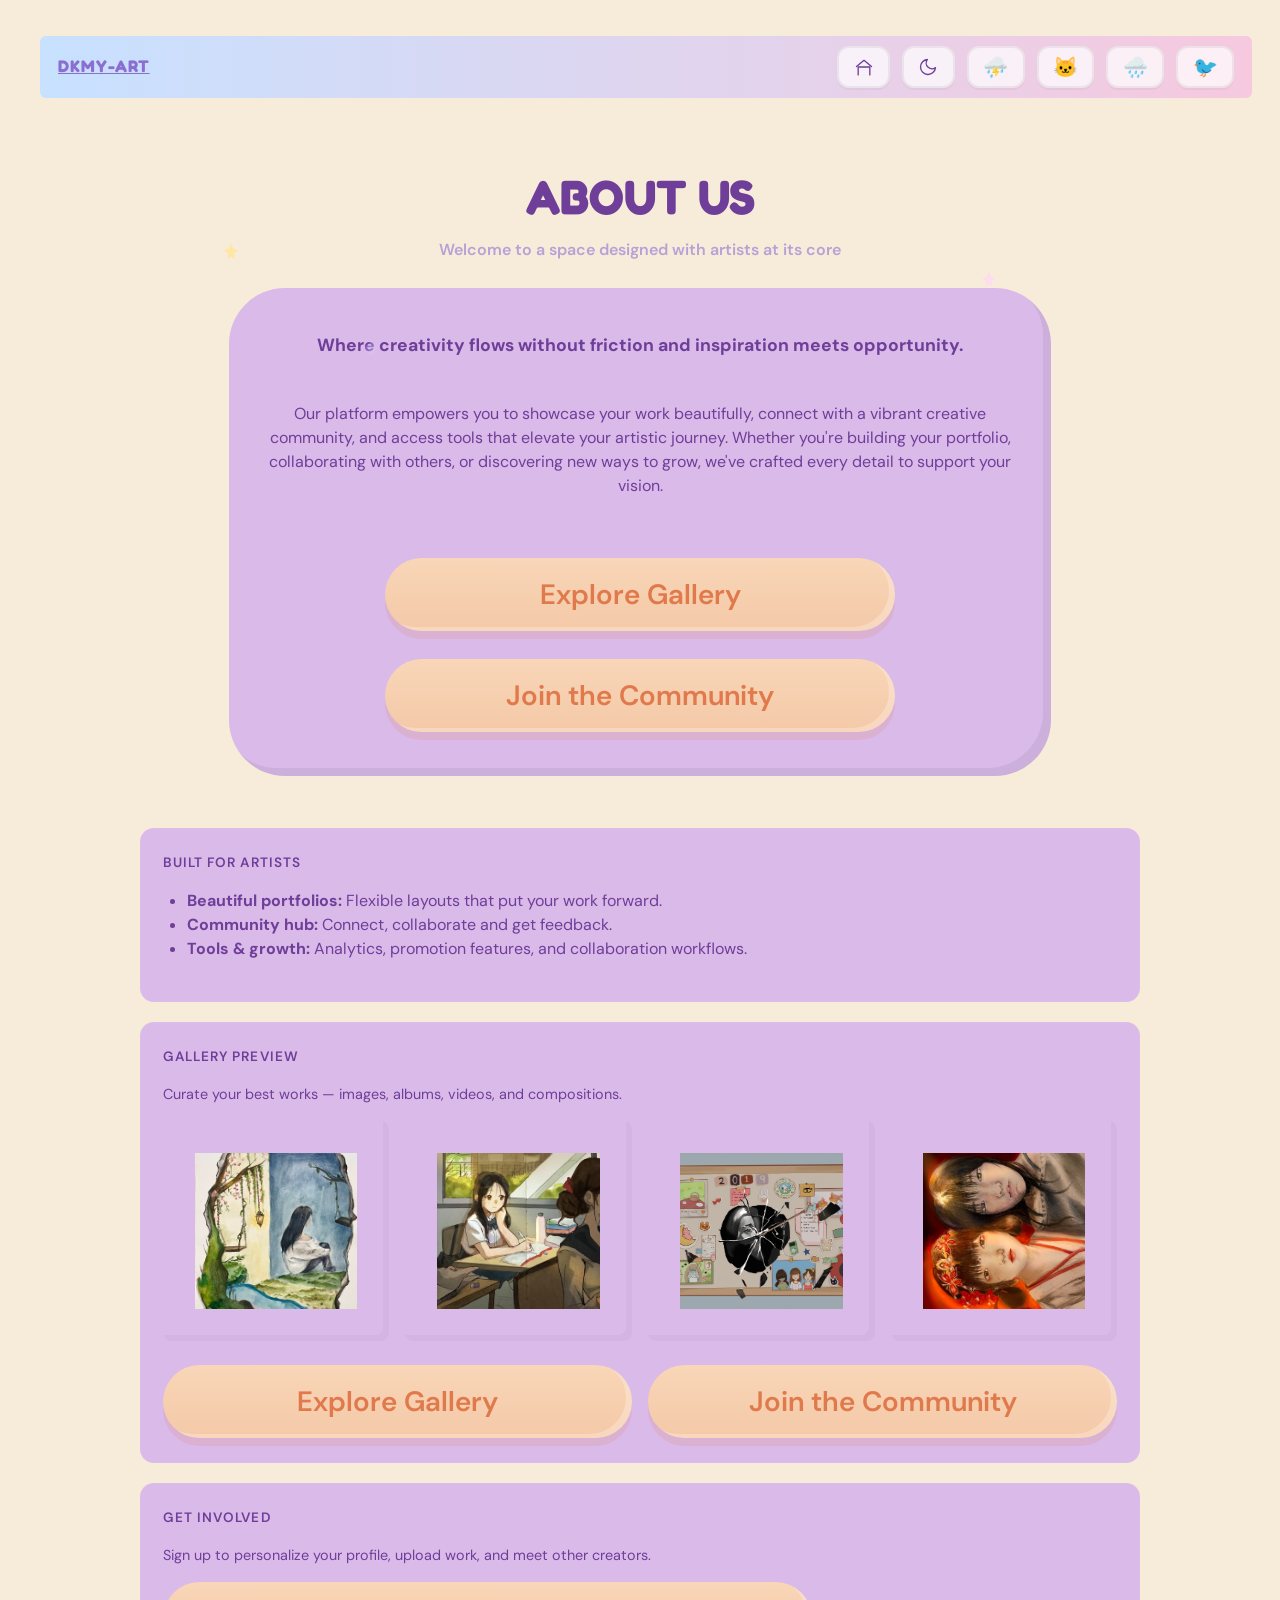
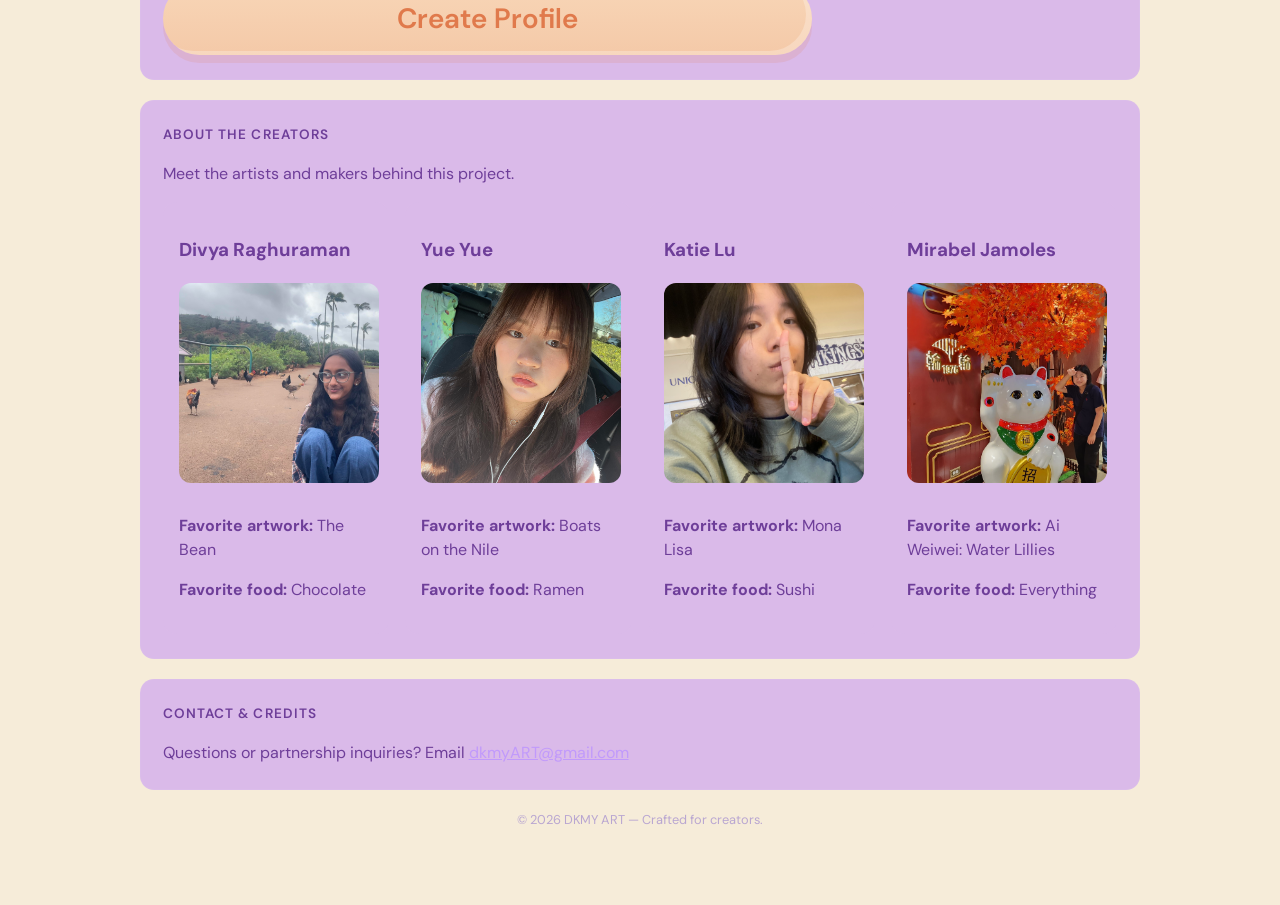
<file: about-us.html>
<!DOCTYPE html>
<html lang="en">
<head>
  <meta charset="UTF-8" />
  <meta name="viewport" content="width=device-width, initial-scale=1.0" />
  <title>About Us — DKMY ART</title>
  <link rel="preconnect" href="https://fonts.googleapis.com" />
  <link rel="preconnect" href="https://fonts.gstatic.com" crossorigin />
  <link href="https://fonts.googleapis.com/css2?family=DM+Sans:ital,opsz,wght@0,9..40,400;0,9..40,600;0,9..40,700;1,9..40,400&display=swap" rel="stylesheet" />
  <link href="https://fonts.googleapis.com/css2?family=Fredoka+One&display=swap" rel="stylesheet">
  <link id="result-font-link" href="" rel="stylesheet" />
  <style>
    :root {
      /* LIGHT THEME (default) — matches provided mock */
      --bg: #F6ECD9; /* warm cream */
  --surface: #dabae9;
  --surface2: #dabae9;
  --text: #6E3E99; /* deep purple */
      --muted: #B9A6D1; /* soft lavender */
      --accent: #C19AFB;
      --brand-text: #8A6FD1;
      --radius: 14px;
      --font-ui: "DM Sans", system-ui, sans-serif;

      /* hero/panel/button variables */
      --brand-bar-gradient: linear-gradient(90deg,#C7E1FF,#F6C9DF);
      --title-color: #6E3E99;
      --subtitle-color: #B7A1D6;
  --panel-color: #dabae9; /* updated box color */
      --panel-radius: 56px;
      --btn-bg: linear-gradient(180deg,#F8D6B7,#F4C9A8);
      --btn-text: #E07A4C;
      --btn-shadow: rgba(224,122,76,0.14);
      --panel-inset-shadow: rgba(0,0,0,0.06);
    }

    /* dark mode overrides */
    .dark-mode {
      --bg: radial-gradient(1200px 800px at 20% -10%, #1a2340 0%, transparent 55%), radial-gradient(900px 600px at 100% 50%, #251838 0%, transparent 50%), #0f1219;
      --surface: #0f1117;
      --surface2: #151724;
      --text: #e8eaf0;
      --muted: #8b92a8;
      --accent: #7c9cff;
      --brand-bar-gradient: linear-gradient(90deg,#6f63a8,#7b63a8);
      --brand-text: #6b8cde;
      --title-color: #ffdfe9;
      --subtitle-color: #c6bfe0;
      --panel-color: #8f80b2;
      --btn-bg: linear-gradient(180deg,#dbeeff,#c7e0ff);
      --btn-text: #3b3b66;
      --btn-shadow: rgba(0,0,0,0.06);
      --panel-inset-shadow: rgba(0,0,0,0.06);
    }

  /* Ensure the home icon (SVG stroke uses currentColor) uses the desired brand color in dark mode */
  .dark-mode .brand-bar #home-btn { color: #6b8cde; }

    * {
      box-sizing: border-box;
    }

    body {
      margin: 0;
      min-height: 100vh;
      font-family: var(--font-ui);
      background: var(--bg);
      color: var(--text);
      line-height: 1.5;
    }

    .wrap {
      max-width: none;
      width: 100%;
      margin: 0;
      padding: 28px 28px 48px;
      min-height: 100vh;
    }

    header {
      text-align: left;
      margin-bottom: 0.5rem;
      padding-left: 12px;
      position: sticky;
      top: 0;
      z-index: 40;
      background: transparent;
      padding-top: 8px;
    }

    .theme-toggle {
      border-radius: 12px;
      padding: 0.55rem 0.9rem;
      background: rgba(255,255,255,0.7);
      color: var(--title-color);
      cursor: pointer;
      border: 2px solid rgba(0,0,0,0.06);
      display:inline-flex; align-items:center; justify-content:center;
      box-shadow: 0 2px 0 rgba(0,0,0,0.04);
      transition: transform 0.12s, box-shadow 0.12s, background 0.12s;
      font-size: 1.25rem; /* larger icon */
      line-height: 1;
    }
    .theme-toggle:hover { transform: translateY(-2px); box-shadow: 0 6px 14px rgba(0,0,0,0.06); }
    .theme-toggle:focus { outline: 3px solid rgba(124,156,255,0.18); outline-offset: 3px; }

    .sound-btn.active {
      background: var(--accent);
      color: white;
      transform: translateY(-1px);
      box-shadow: 0 4px 8px rgba(0,0,0,0.1);
    }

    header h1 {
      font-size: clamp(1.6rem, 4vw, 2.1rem);
      font-weight: 700;
      letter-spacing: -0.02em;
      margin: 0 0 0.5rem;
    }

    header p {
      color: var(--muted);
      margin: 0;
      font-size: 0.95rem;
    }

    /* brand bar and hero styles (home layout) */
    .brand-bar {
      display:flex; align-items:center; justify-content:space-between;
      background: var(--brand-bar-gradient);
      padding: 10px 18px; border-radius: 6px; margin-bottom: 18px;
      color: var(--brand-text); font-weight:700; letter-spacing:0.06em;
    }
    .brand-bar .brand-name { font-family: 'Fredoka One', system-ui, sans-serif; font-size:1.05rem; color:var(--brand-text) }
    .brand-bar .brand-right { opacity:0.95; }

    .home-hero {
      background: transparent;
      color: var(--text);
      border-radius: 16px;
      padding: 36px 22px;
      margin: 0 auto 1rem;
      position: relative;
      overflow: hidden;
      width: min(1000px, 100%);
      max-width: 1000px;
    }

  .home-hero .hero-title { font-family: 'Fredoka One', system-ui, sans-serif; font-size: 48px; text-align:center; color:var(--title-color); margin:8px 0 6px; }
  .home-hero .hero-sub { text-align:center; color:var(--subtitle-color); margin-bottom: 26px; font-weight:600 }

    /* decorative stars */
    .hero-star { position:absolute; width:22px; height:22px; opacity:0.95 }
    .hero-star.s1 { left:8%; top:18%; }
    .hero-star.s2 { left:22%; top:32%; opacity:0.45; filter:blur(1px);}
    .hero-star.s3 { right:14%; top:22%; }

    .hero-panel {
      width: min(1000px, 86%);
      margin: 0 auto;
      background: var(--panel-color);
      border-radius: var(--panel-radius);
      padding: 44px 36px;
      display:flex; flex-direction:column; gap:28px; align-items:center;
      box-shadow: inset -8px -8px 0 var(--panel-inset-shadow);
    }

    .hero-btn {
      width: 68%; max-width:1000px; padding: 18px 28px; border-radius: 40px; font-size:28px; text-align:center;
      background: var(--btn-bg); color: var(--btn-text); border: none; cursor:pointer; box-shadow: 0 8px 0 var(--btn-shadow), inset -6px -4px 0 rgba(255,255,255,0.25);
      font-family: 'DM Sans', system-ui, sans-serif; font-weight:600;
    }

    .gallery-item {
      background: var(--surface);
      padding: 2rem;
      border-radius: var(--radius);
      text-align: center;
      color: var(--text);
      min-height: 140px;
      display: flex;
      align-items: center;
      justify-content: center;
      box-shadow: inset -6px -6px 0 rgba(0,0,0,0.03);
      font-weight: 700;
    }

  /* Default (light mode): make all hero buttons the same yellow as Start Quiz */
  .hero-btn.secondary { background: var(--btn-bg); color: var(--btn-text); opacity:1 }

  /* In dark mode keep the secondary (smaller) pills blue for contrast */
  .dark-mode .hero-btn.secondary { background: linear-gradient(180deg,#cfe7ff,#b7dcff); color: inherit; opacity:0.95 }

    .card {
      background: linear-gradient(145deg, var(--surface) 0%, var(--surface2) 100%);
      border: 1px solid rgba(255, 255, 255, 0.04);
      border-radius: var(--radius);
      padding: 1.5rem 1.35rem;
      margin: 0.75rem auto 1.25rem;
      width: min(1000px, 100%);
      max-width: 1000px;
      /* remove heavy outer shadow for a flatter, full-bleed look */
      box-shadow: none;
    }

    .card h2 {
      font-size: 0.85rem;
      text-transform: uppercase;
      letter-spacing: 0.08em;
      color: var(--muted);
      margin: 0 0 1rem;
      font-weight: 600;
    }

    .btn {
      appearance: none;
      border: none;
      font-family: inherit;
      font-weight: 600;
      cursor: pointer;
      border-radius: 12px;
      padding: 0.85rem 1.5rem;
      font-size: 1rem;
      transition: transform 0.15s, box-shadow 0.15s, opacity 0.15s;
    }

    .btn-primary {
      background: linear-gradient(135deg, #5b7cff, #9b6dff);
      color: #fff;
      width: 1000px;
      box-shadow: 0 8px 28px rgba(91, 124, 255, 0.35);
    }

    .btn-primary:hover {
      transform: translateY(-1px);
      box-shadow: 0 12px 32px rgba(91, 124, 255, 0.45);
    }

    .btn-ghost {
      background: rgba(255, 255, 255, 0.08);
      color: var(--text);
      margin-top: 0.75rem;
      width: 1000px;
    }

    .btn-ghost:hover {
      background: rgba(255, 255, 255, 0.12);
    }

    footer {
      text-align: center;
      color: var(--muted);
      font-size: 0.8rem;
      margin-top: 1rem;
      padding-bottom: 28px;
    }
  </style>
</head>
<body>
  <div class="wrap">
    <header>
      <div class="brand-bar" style="width:100%; display:flex; align-items:center; justify-content:space-between;">
          <a class="brand-name" href="index.html" aria-label="Home">DKMY-ART</a>
    <div style="display:flex; align-items:center; gap:12px;">
      <button id="home-btn" class="theme-toggle" aria-label="Go home">
        <svg width="20" height="20" viewBox="0 0 24 24" fill="none" xmlns="http://www.w3.org/2000/svg" aria-hidden="true" focusable="false">
          <path d="M3 11.5L12 4l9 7.5" stroke="currentColor" stroke-width="1.6" stroke-linecap="round" stroke-linejoin="round" fill="none" />
          <path d="M5 21.5V12h14v9.5" stroke="currentColor" stroke-width="1.6" stroke-linecap="round" stroke-linejoin="round" fill="none" />
        </svg>
      </button>
      <button id="theme-toggle" class="theme-toggle" aria-label="Toggle theme">
        <svg class="sun-icon" width="20" height="20" viewBox="0 0 24 24" fill="none" xmlns="http://www.w3.org/2000/svg" aria-hidden="true" focusable="false" style="display: none;">
          <circle cx="12" cy="13" r="8" stroke="currentColor" stroke-width="1.6" fill="none"/>
          <path d="M12 1v6m0 12v4" stroke="currentColor" stroke-width="1.6" stroke-linecap="round"/>
          <path d="M4.22 4.22l4.24 4.24M15.54 15.54l4.24 4.24" stroke="currentColor" stroke-width="1.6" stroke-linecap="round"/>
          <path d="M1 12h6m12 0h4" stroke="currentColor" stroke-width="1.6" stroke-linecap="round"/>
          <path d="M4.22 19.78l4.24-4.24M15.54 8.46l4.24-4.24" stroke="currentColor" stroke-width="1.6" stroke-linecap="round"/>
        </svg>
        <svg class="moon-icon" width="20" height="20" viewBox="0 0 24 24" fill="none" xmlns="http://www.w3.org/2000/svg" aria-hidden="true" focusable="false" style="display: block;">
          <path d="M21 12.79A9 9 0 1111.21 3 7 7 0 0021 12.79z" stroke="currentColor" stroke-width="1.6" fill="none" stroke-linecap="round" stroke-linejoin="round"/>
        </svg>
      </button>
      <button id="sound-thunder" class="sound-btn theme-toggle" data-sound="thunder" aria-label="Thunder" title="Thunder">⛈️</button>
      <button id="sound-cat" class="sound-btn theme-toggle" data-sound="cat" aria-label="Cat meows" title="Cat meows">🐱</button>
      <button id="sound-rain" class="sound-btn theme-toggle" data-sound="rain" aria-label="Rain" title="Rain">🌧️</button>
      <button id="sound-birds" class="sound-btn theme-toggle" data-sound="birds" aria-label="Forest birds" title="Forest birds">🐦</button>
    </div>
        </div>
    </header>

    <section id="intro" class="home-hero">
      <h1 class="hero-title">ABOUT US</h1>
      <div class="hero-sub">Welcome to a space designed with artists at its core</div>

      <img class="hero-star s1" src="data:image/svg+xml;utf8,<svg xmlns='http://www.w3.org/2000/svg' viewBox='0 0 24 24'><path fill='%23FFE6A3' d='M12 2l2.1 5.6L20 10l-5 3.6L15.9 20 12 16.8 8.1 20 9 13.6 4 10l5.9-2.4L12 2z'/></svg>" alt="star"/>
      <img class="hero-star s2" src="data:image/svg+xml;utf8,<svg xmlns='http://www.w3.org/2000/svg' viewBox='0 0 24 24'><path fill='%23D8C6FF' d='M12 2l2.1 5.6L20 10l-5 3.6L15.9 20 12 16.8 8.1 20 9 13.6 4 10l5.9-2.4L12 2z'/></svg>" alt="star"/>
      <img class="hero-star s3" src="data:image/svg+xml;utf8,<svg xmlns='http://www.w3.org/2000/svg' viewBox='0 0 24 24'><path fill='%23FFDDEE' d='M12 2l2.1 5.6L20 10l-5 3.6L15.9 20 12 16.8 8.1 20 9 13.6 4 10l5.9-2.4L12 2z'/></svg>" alt="star"/>

      <div class="hero-panel">
        <p style="text-align: center; color: var(--title-color); font-size: 1.1rem; margin: 0 0 1rem; font-weight: 700;">Where creativity flows without friction and inspiration meets opportunity.</p>
        <p style="text-align: center; color: var(--text); font-size: 1rem; margin: 0 0 2rem;">Our platform empowers you to showcase your work beautifully, connect with a vibrant creative community, and access tools that elevate your artistic journey. Whether you're building your portfolio, collaborating with others, or discovering new ways to grow, we've crafted every detail to support your vision.</p>
        <button class="hero-btn secondary" onclick="window.location.href='collagegallery.html'">Explore Gallery</button>
        <button class="hero-btn secondary" onclick="window.location.href='contact.html'">Join the Community</button>
      </div>
    </section>

    <section id="features" class="card">
      <h2 style="color: var(--text);">Built for Artists</h2>
      <ul style="color: var(--text); padding-left: 1.5rem;">
        <li><strong>Beautiful portfolios:</strong> Flexible layouts that put your work forward.</li>
        <li><strong>Community hub:</strong> Connect, collaborate and get feedback.</li>
        <li><strong>Tools & growth:</strong> Analytics, promotion features, and collaboration workflows.</li>
      </ul>
    </section>

    <section id="gallery" class="card">
      <h2 style="color: var(--text);">Gallery Preview</h2>
      <p style="color: var(--text); font-size: 0.9rem; margin: 0 0 1rem;">Curate your best works — images, albums, videos, and compositions.</p>
      <div style="display: grid; grid-template-columns: repeat(4, minmax(220px, 1fr)); gap: 1rem; justify-content: center;">
        <img src="IMG_8102 (1).jpeg" alt="Artwork 1" class="gallery-item" style="width: 100%; height: 220px; object-fit: cover; border-radius: 8px;">
        <img src="Classroom Environment (1).jpg" alt="Album 1" class="gallery-item" style="width: 100%; height: 220px; object-fit: cover; border-radius: 8px;">
        <img src="48204305-5A8D-4AB4-B8D3-25006F0B5F92 (1).png" alt="Artwork 2" class="gallery-item" style="width: 100%; height: 220px; object-fit: cover; border-radius: 8px;">
        <img src="IMG_1128 (1).JPG" alt="Live Session" class="gallery-item" style="width: 100%; height: 220px; object-fit: cover; border-radius: 8px;">
      </div>
      <div style="display: flex; gap: 1rem; margin-top: 1.5rem; justify-content: center;">
        <button class="hero-btn secondary" onclick="window.location.href='collagegallery.html'">Explore Gallery</button>
        <button class="hero-btn secondary" onclick="window.location.href='contact.html'">Join the Community</button>
      </div>
    </section>

    <section id="join" class="card">
      <h2 style="color: var(--text);">Get Involved</h2>
      <p style="color: var(--text); font-size: 0.9rem; margin: 0 0 1rem;">Sign up to personalize your profile, upload work, and meet other creators.</p>
      <button class="hero-btn secondary">Create Profile</button>
    </section>

    <section id="creators" class="card">
      <h2 style="color: var(--text);">About the Creators</h2>
      <p style="color: var(--text); margin: 0 0 1rem;">Meet the artists and makers behind this project.</p>
      <div style="display: grid; grid-template-columns: repeat(auto-fit, minmax(220px, 1fr)); gap: 1rem;">
        <div style="background: var(--surface2); border-radius: var(--radius); padding: 1rem; color: var(--text);">
          <h3>Divya Raghuraman</h3>
          <img src="unnamed.jpg" alt="Divya Raghuraman photo" style="width:200px; height:200px; border-radius: 12px; margin-bottom:8px; object-fit: cover;" />
          <p><strong>Favorite artwork:</strong> The Bean</p>
          <p><strong>Favorite food:</strong> Chocolate</p>
        </div>
        <div style="background: var(--surface2); border-radius: var(--radius); padding: 1rem; color: var(--text);">
          <h3>Yue Yue</h3>
          <img src="ocean.jpg" alt="Yue Yue photo" style="width:200px; height:200px; border-radius: 12px; margin-bottom:8px; object-fit: cover;" />
          <p><strong>Favorite artwork:</strong> Boats on the Nile</p>
          <p><strong>Favorite food:</strong> Ramen</p>
        </div>
        <div style="background: var(--surface2); border-radius: var(--radius); padding: 1rem; color: var(--text);">
          <h3>Katie Lu</h3>
          <img src="shhhh.jpg" alt="Katie Lu photo" style="width:200px; height:200px; border-radius: 12px; margin-bottom:8px; object-fit: cover;" />
          <p><strong>Favorite artwork:</strong> Mona Lisa</p>
          <p><strong>Favorite food:</strong> Sushi</p>
        </div>
        <div style="background: var(--surface2); border-radius: var(--radius); padding: 1rem; color: var(--text);">
          <h3>Mirabel Jamoles</h3>
          <img src="IMG_20250827_191548.jpg" alt="Mirabel Jamoles photo" style="width:200px; height:200px; border-radius: 12px; margin-bottom:8px; object-fit: cover;" />
          <p><strong>Favorite artwork:</strong> Ai Weiwei: Water Lillies</p>
          <p><strong>Favorite food:</strong> Everything</p>
        </div>
      </div>
    </section>

    <section id="contact" class="card">
      <h2 style="color: var(--text);">Contact & Credits</h2>
      <p style="color: var(--text); margin: 0;">Questions or partnership inquiries? Email <a href="mailto:dkmyART@gmail.com" style="color: var(--accent);">dkmyART@gmail.com</a></p>
    </section>

    <footer>© <span id="year"></span> DKMY ART — Crafted for creators.</footer>
  </div>

  <script>
    // Theme toggle
    const themeToggle = document.getElementById('theme-toggle');
    const body = document.body;

    function updateThemeIcon() {
      const sunIcon = themeToggle.querySelector('.sun-icon');
      const moonIcon = themeToggle.querySelector('.moon-icon');
      const isDark = body.classList.contains('dark-mode');
      sunIcon.style.display = isDark ? 'block' : 'none';
      moonIcon.style.display = isDark ? 'none' : 'block';
    }

    themeToggle.addEventListener('click', () => {
      body.classList.toggle('dark-mode');
      updateThemeIcon();
    });
    
    updateThemeIcon();

    // Home button
    document.getElementById('home-btn').addEventListener('click', () => {
      window.location.href = 'index.html';
    });

    // Set year
    document.getElementById('year').textContent = new Date().getFullYear();

    // Ambient sound controls using Web Audio API and audio files
    const activeSounds = new Map(); // Track active sound sources
    
    // Pre-load audio files
    const audioFiles = {
      ocean: null, // Keep synthesized
      thunder: 'juliush-heavy-rain-nature-sounds-8186.mp3',
      cat: 'geoffharvey-fat-cat-374614.mp3',
      rain: 'liecio-calming-rain-257596.mp3',
      birds: 'musicword-bird-flight-236928.mp3'
    };

    let audioCtx = null;

    function getOrCreateAudioContext() {
      if (!audioCtx) {
        audioCtx = new (window.AudioContext || window.webkitAudioContext)();
      }
      return audioCtx;
    }

    function stopSound(soundType) {
      if (activeSounds.has(soundType)) {
        const soundData = activeSounds.get(soundType);
        
        if (soundData.isAudioElement) {
          // For audio file
          soundData.audio.pause();
          soundData.audio.currentTime = 0;
        } else {
          // For Web Audio API
          soundData.oscillators.forEach(osc => osc.stop());
          soundData.noises.forEach(noise => noise.stop());
        }
        activeSounds.delete(soundType);
      }
    }

    function generateOcean() {
      const ctx = getOrCreateAudioContext();
      const oscillators = [];
      const noises = [];

      // Create wave-like effect with low frequency noise
      const noise = ctx.createBufferSource();
      const buffer = ctx.createBuffer(1, ctx.sampleRate * 2, ctx.sampleRate);
      const data = buffer.getChannelData(0);
      for (let i = 0; i < buffer.length; i++) data[i] = Math.random() * 2 - 1;
      noise.buffer = buffer;
      noise.loop = true;

      const filter = ctx.createBiquadFilter();
      filter.type = 'lowpass';
      filter.frequency.value = 200;
      filter.Q.value = 0.3;

      const gain = ctx.createGain();
      gain.gain.value = 0.15;

      noise.connect(filter);
      filter.connect(gain);
      gain.connect(ctx.destination);
      noise.start();
      noises.push(noise);

      return { oscillators, noises, isAudioElement: false };
    }

    function playAudioFile(soundType) {
      // Create a fresh audio instance for each playback
      const audio = new Audio(audioFiles[soundType]);
      if (!audio) return null;

      audio.loop = true;
      audio.currentTime = 0;
      audio.play().catch(err => console.log('Audio play error:', err));

      return { audio, isAudioElement: true };
    }

    function generateThunder() {
      return playAudioFile('thunder');
    }

    function generateCat() {
      return playAudioFile('cat');
    }

    function generateRain() {
      return playAudioFile('rain');
    }

    function generateBirds() {
      return playAudioFile('birds');
    }

    const soundGenerators = {
      ocean: generateOcean,
      thunder: generateThunder,
      cat: generateCat,
      rain: generateRain,
      birds: generateBirds
    };

    const soundButtons = document.querySelectorAll('.sound-btn');

    soundButtons.forEach(button => {
      button.addEventListener('click', () => {
        const soundType = button.dataset.sound;

        if (activeSounds.has(soundType)) {
          // Stop the sound
          stopSound(soundType);
          button.classList.remove('active');
        } else {
          // Stop any other playing sounds
          activeSounds.forEach((_, type) => {
            stopSound(type);
            const otherBtn = document.querySelector(`[data-sound="${type}"]`);
            if (otherBtn) otherBtn.classList.remove('active');
          });

          // Play the new sound
          const generator = soundGenerators[soundType];
          if (generator) {
            const soundData = generator();
            activeSounds.set(soundType, soundData);
            button.classList.add('active');
          }
        }
      });
    });
  </script>

  <!-- Ambient sound audio elements -->
  <audio id="sound-ocean" preload="none" loop>
    <source src="https://www.soundjay.com/misc/sounds/ocean-wave-1.mp3" type="audio/mpeg">
    <source src="https://www.soundjay.com/misc/sounds/ocean-wave-1.wav" type="audio/wav">
  </audio>
  <audio id="sound-thunder" preload="none" loop>
    <source src="https://www.soundjay.com/misc/sounds/thunder-01.mp3" type="audio/mpeg">
    <source src="https://www.soundjay.com/misc/sounds/thunder-01.wav" type="audio/wav">
  </audio>
  <audio id="sound-cat" preload="none" loop>
    <source src="https://www.soundjay.com/misc/sounds/cat-meow-01.mp3" type="audio/mpeg">
    <source src="https://www.soundjay.com/misc/sounds/cat-meow-01.wav" type="audio/wav">
  </audio>
  <audio id="sound-rain" preload="none" loop>
    <source src="https://www.soundjay.com/misc/sounds/rain-01.mp3" type="audio/mpeg">
    <source src="https://www.soundjay.com/misc/sounds/rain-01.wav" type="audio/wav">
  </audio>
  <audio id="sound-birds" preload="none" loop>
    <source src="https://www.soundjay.com/misc/sounds/birds-01.mp3" type="audio/mpeg">
    <source src="https://www.soundjay.com/misc/sounds/birds-01.wav" type="audio/wav">
  </audio>
</body>
</html>
</file>
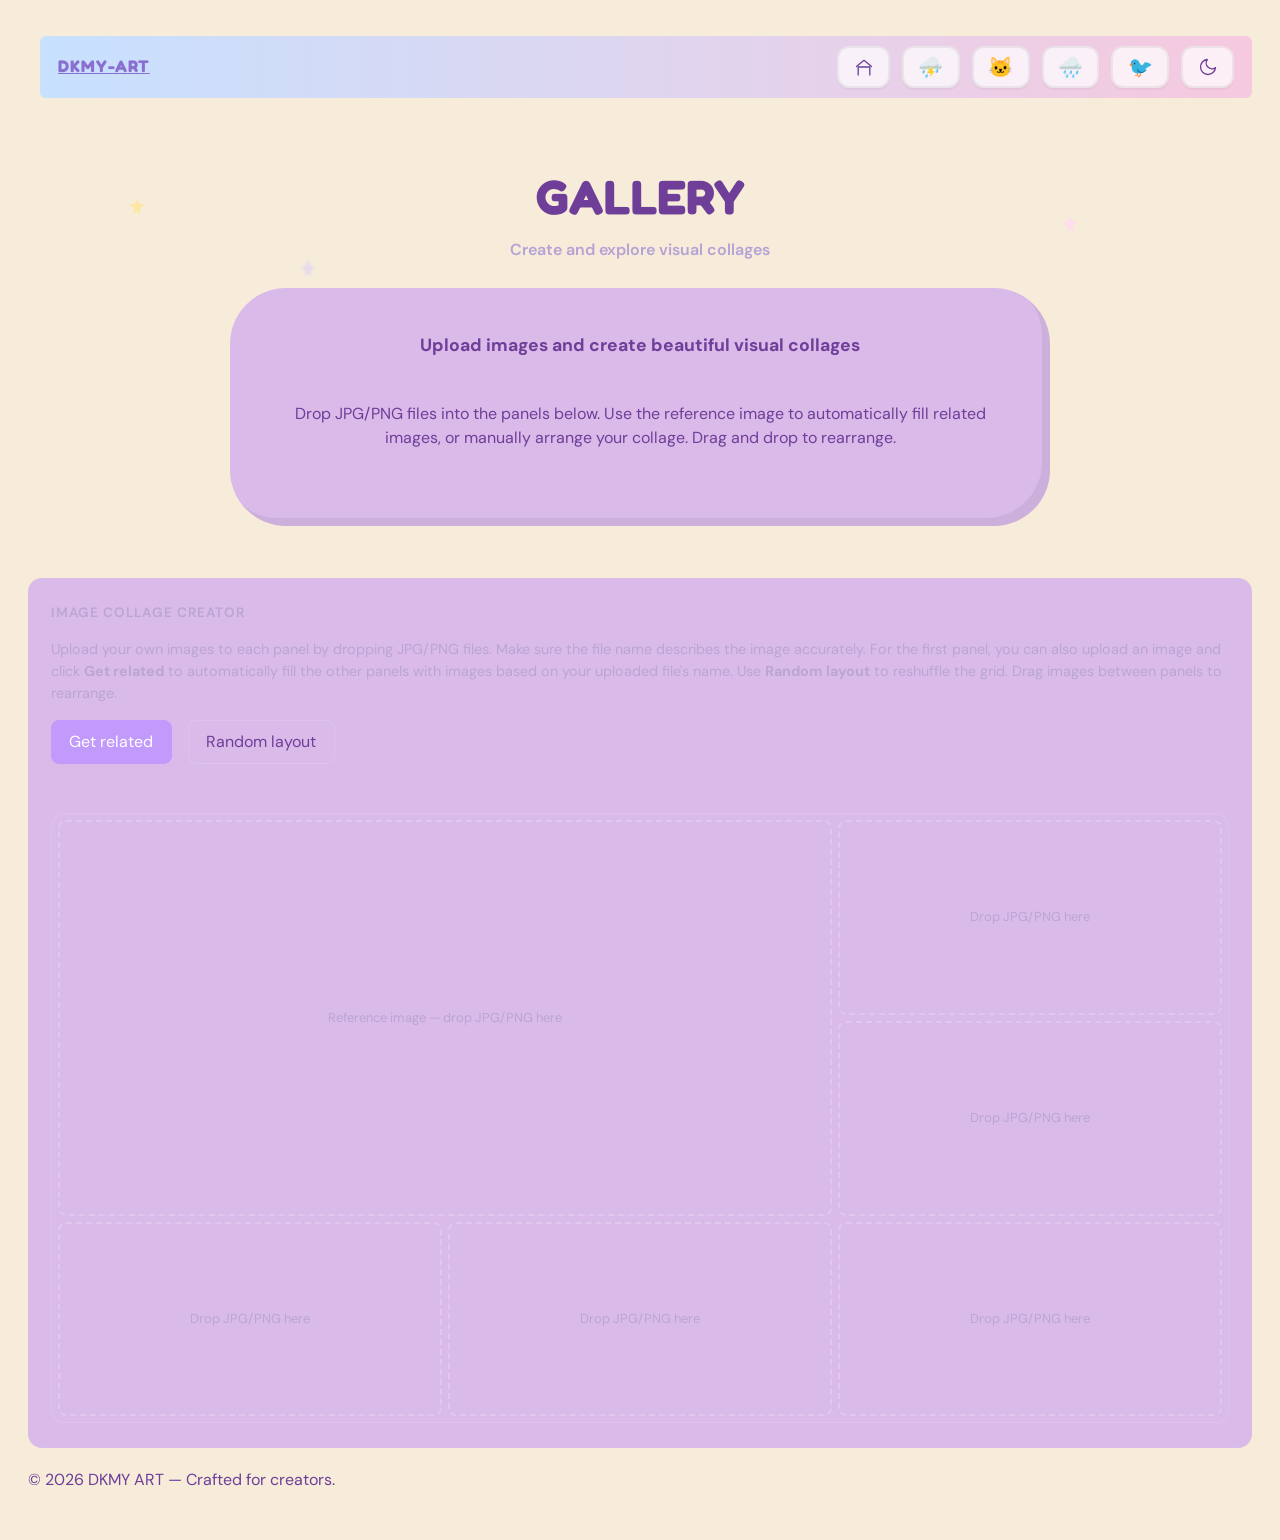
<file: collage.html>
<!DOCTYPE html>
<html lang="en">
<head>
  <meta charset="UTF-8" />
  <meta name="viewport" content="width=device-width, initial-scale=1.0" />
  <title>Gallery — DKMY ART</title>
  <link rel="preconnect" href="https://fonts.googleapis.com" />
  <link rel="preconnect" href="https://fonts.gstatic.com" crossorigin />
  <link href="https://fonts.googleapis.com/css2?family=DM+Sans:ital,opsz,wght@0,9..40,400;0,9..40,600;0,9..40,700;1,9..40,400&display=swap" rel="stylesheet" />
  <link href="https://fonts.googleapis.com/css2?family=Fredoka+One&display=swap" rel="stylesheet">
  <link id="result-font-link" href="" rel="stylesheet" />
  <style>
    :root {
      /* LIGHT THEME (default) — matches provided mock */
      --bg: #F6ECD9; /* warm cream */
  --surface: #dabae9;
  --surface2: #dabae9;
  --text: #6E3E99; /* deep purple */
      --muted: #B9A6D1; /* soft lavender */
      --accent: #C19AFB;
      --brand-text: #8A6FD1;
      --radius: 14px;
      --font-ui: "DM Sans", system-ui, sans-serif;

      /* hero/panel/button variables */
      --brand-bar-gradient: linear-gradient(90deg,#C7E1FF,#F6C9DF);
      --title-color: #6E3E99;
      --subtitle-color: #B7A1D6;
  --panel-color: #dabae9; /* updated box color */
      --panel-radius: 56px;
      --btn-bg: linear-gradient(180deg,#F8D6B7,#F4C9A8);
      --btn-text: #E07A4C;
      --btn-shadow: rgba(224,122,76,0.14);
      --panel-inset-shadow: rgba(0,0,0,0.06);
    }

    /* dark mode overrides */
    .dark-mode {
      --bg: radial-gradient(1200px 800px at 20% -10%, #1a2340 0%, transparent 55%), radial-gradient(900px 600px at 100% 50%, #251838 0%, transparent 50%), #0f1219;
      --surface: #0f1117;
      --surface2: #151724;
      --text: #e8eaf0;
      --muted: #8b92a8;
      --accent: #7c9cff;
      --brand-bar-gradient: linear-gradient(90deg,#6f63a8,#7b63a8);
      --brand-text: #6b8cde;
      --title-color: #ffdfe9;
      --subtitle-color: #c6bfe0;
      --panel-color: #8f80b2;
      --btn-bg: linear-gradient(180deg,#dbeeff,#c7e0ff);
      --btn-text: #3b3b66;
      --btn-shadow: rgba(0,0,0,0.06);
      --panel-inset-shadow: rgba(0,0,0,0.06);
    }

  /* Ensure the home icon (SVG stroke uses currentColor) uses the desired brand color in dark mode */
  .dark-mode .brand-bar #home-btn { color: #6b8cde; }

    * {
      box-sizing: border-box;
    }

    body {
      margin: 0;
      min-height: 100vh;
      font-family: var(--font-ui);
      background: var(--bg);
      color: var(--text);
      line-height: 1.5;
    }

    .wrap {
      max-width: none;
      width: 100%;
      margin: 0;
      padding: 28px 28px 48px;
      min-height: 100vh;
    }

    header {
      text-align: left;
      margin-bottom: 0.5rem;
      padding-left: 12px;
      position: sticky;
      top: 0;
      z-index: 40;
      background: transparent;
      padding-top: 8px;
    }

    .theme-toggle {
      border-radius: 12px;
      padding: 0.55rem 0.9rem;
      background: rgba(255,255,255,0.7);
      color: var(--title-color);
      cursor: pointer;
      border: 2px solid rgba(0,0,0,0.06);
      display:inline-flex; align-items:center; justify-content:center;
      box-shadow: 0 2px 0 rgba(0,0,0,0.04);
      transition: transform 0.12s, box-shadow 0.12s, background 0.12s;
      font-size: 1.25rem; /* larger icon */
      line-height: 1;
    }
    .theme-toggle:hover { transform: translateY(-2px); box-shadow: 0 6px 14px rgba(0,0,0,0.06); }
    .theme-toggle:focus { outline: 3px solid rgba(124,156,255,0.18); outline-offset: 3px; }
    .sound-btn.active {
      background: var(--accent);
      color: white;
      transform: translateY(-1px);
      box-shadow: 0 4px 8px rgba(0,0,0,0.1);
    }

    header h1 {
      font-size: clamp(1.6rem, 4vw, 2.1rem);
      font-weight: 700;
      letter-spacing: -0.02em;
      margin: 0 0 0.5rem;
    }

    header p {
      color: var(--muted);
      margin: 0;
      font-size: 0.95rem;
    }

    /* brand bar and hero styles (home layout) */
    .brand-bar {
      display:flex; align-items:center; justify-content:space-between;
      background: var(--brand-bar-gradient);
      padding: 10px 18px; border-radius: 6px; margin-bottom: 18px;
      color: var(--brand-text); font-weight:700; letter-spacing:0.06em;
    }
    .brand-bar .brand-name { font-family: 'Fredoka One', system-ui, sans-serif; font-size:1.05rem; color:var(--brand-text) }
    .brand-bar .brand-right { opacity:0.95; }

    .home-hero {
      background: transparent;
      color: var(--text);
      border-radius: 16px;
      padding: 36px 22px;
      margin-bottom: 1rem;
      position: relative;
      overflow: hidden;
    }

  .home-hero .hero-title { font-family: 'Fredoka One', system-ui, sans-serif; font-size: 48px; text-align:center; color:var(--title-color); margin:8px 0 6px; }
  .home-hero .hero-sub { text-align:center; color:var(--subtitle-color); margin-bottom: 26px; font-weight:600 }

    /* decorative stars */
    .hero-star { position:absolute; width:22px; height:22px; opacity:0.95 }
    .hero-star.s1 { left:8%; top:18%; }
    .hero-star.s2 { left:22%; top:32%; opacity:0.45; filter:blur(1px);}
    .hero-star.s3 { right:14%; top:22%; }

    .hero-panel {
      width: min(820px, 86%);
      margin: 0 auto;
      background: var(--panel-color);
      border-radius: var(--panel-radius);
      padding: 44px 36px;
      display:flex; flex-direction:column; gap:28px; align-items:center;
      box-shadow: inset -8px -8px 0 var(--panel-inset-shadow);
    }

    .card {
      background: linear-gradient(145deg, var(--surface) 0%, var(--surface2) 100%);
      border: 1px solid rgba(255, 255, 255, 0.04);
      border-radius: var(--radius);
      padding: 1.5rem 1.35rem;
      margin-bottom: 1.25rem;
      /* remove heavy outer shadow for a flatter, full-bleed look */
      box-shadow: none;
    }

    .card h2 {
      font-size: 0.85rem;
      text-transform: uppercase;
      letter-spacing: 0.08em;
      color: var(--muted);
      margin: 0 0 1rem;
      font-weight: 600;
    }

    .collage-page {
      max-width: 56rem;
      margin: 0 auto;
      padding: 2rem 1.5rem 3rem;
      width: 100%;
    }

    .collage-page h1 {
      margin: 0 0 0.5rem;
      font-size: clamp(1.5rem, 4vw, 2rem);
      font-weight: 600;
      letter-spacing: 0.06em;
    }

    .collage-page .lead {
      margin: 0 0 1.25rem;
      color: var(--muted);
      font-size: 0.95rem;
    }

    .collage-toolbar {
      display: flex;
      flex-wrap: wrap;
      align-items: center;
      gap: 0.75rem 1rem;
      margin-bottom: 1rem;
    }

    .collage-toolbar button {
      font: inherit;
      cursor: pointer;
      color: var(--text);
      background: var(--surface);
      border: 1px solid rgba(255, 255, 255, 0.12);
      border-radius: 8px;
      padding: 0.55rem 1.1rem;
      transition: border-color 0.15s, background 0.15s;
    }

    .collage-toolbar button:hover:not(:disabled) {
      border-color: var(--accent);
      background: var(--surface2);
    }

    .collage-toolbar button:focus {
      outline: 2px solid var(--accent);
      outline-offset: 2px;
    }

    .collage-toolbar button:disabled {
      opacity: 0.45;
      cursor: not-allowed;
    }

    .collage-toolbar button.primary {
      background: var(--accent);
      color: #fff;
      border-color: var(--accent);
    }

    .collage-toolbar button.primary:hover:not(:disabled) {
      background: var(--accent);
      filter: brightness(1.1);
    }



      .status-line {
        min-height: 1.35rem;
        margin: 0 0 0.75rem;
        font-size: 0.875rem;
        color: var(--muted);
      }

      .status-line.error {
        color: #e07a7a;
      }

      .collage-wrap {
        border-radius: var(--radius);
        overflow: hidden;
        border: 1px solid rgba(255, 255, 255, 0.12);
        background: var(--surface);
        min-height: min(72vh, 38rem);
      }

      .collage {
        display: grid;
        gap: 6px;
        min-height: min(72vh, 38rem);
        padding: 6px;
        width: 100%;
      }

      .cell {
        position: relative;
        min-height: 4rem;
        border-radius: 8px;
        background: var(--surface2);
        border: 2px dashed rgba(255, 255, 255, 0.2);
        overflow: hidden;
        transition: border-color 0.15s, background 0.15s;
      }



      .cell.drag-target {
        border-color: var(--accent);
        background: color-mix(in srgb, var(--accent) 8%, var(--surface2));
      }

      .cell.has-image {
        border-style: solid;
        border-color: rgba(255, 255, 255, 0.12);
      }

      .cell-inner {
        position: absolute;
        inset: 0;
        display: flex;
        align-items: center;
        justify-content: center;
        padding: 0.5rem;
        pointer-events: none;
      }

      .cell.has-image .cell-inner {
        padding: 0;
      }

      .cell-hint {
        font-size: 0.8125rem;
        color: var(--muted);
        text-align: center;
        line-height: 1.45;
        pointer-events: none;
      }

      .cell img {
        position: absolute;
        inset: 0;
        width: 100%;
        height: 100%;
        object-fit: cover;
        pointer-events: auto;
        cursor: grab;
        user-select: none;
      }

      .cell img:active {
        cursor: grabbing;
      }

      .sr-only {
        position: absolute;
        width: 1px;
        height: 1px;
        padding: 0;
        margin: -1px;
        overflow: hidden;
        clip: rect(0, 0, 0, 0);
        white-space: nowrap;
        border: 0;
      }
  </style>
</head>
<body>
  <div class="wrap">
    <header>
      <div class="brand-bar" style="width:100%; display:flex; align-items:center; justify-content:space-between;">
          <a class="brand-name" href="index.html" aria-label="Home">DKMY-ART</a>
    <div style="display:flex; align-items:center; gap:12px;">
      <button id="home-btn" class="theme-toggle" aria-label="Go home">
        <svg width="20" height="20" viewBox="0 0 24 24" fill="none" xmlns="http://www.w3.org/2000/svg" aria-hidden="true" focusable="false">
          <path d="M3 11.5L12 4l9 7.5" stroke="currentColor" stroke-width="1.6" stroke-linecap="round" stroke-linejoin="round" fill="none" />
          <path d="M5 21.5V12h14v9.5" stroke="currentColor" stroke-width="1.6" stroke-linecap="round" stroke-linejoin="round" fill="none" />
        </svg>
      </button>
      <!-- Ambient Sound Buttons -->
      <button class="sound-btn theme-toggle" data-sound="thunder" aria-label="Thunder" title="Thunder">⛈️</button>
      <button class="sound-btn theme-toggle" data-sound="cat" aria-label="Cat meows" title="Cat meows">🐱</button>
      <button class="sound-btn theme-toggle" data-sound="rain" aria-label="Rain" title="Rain">🌧️</button>
      <button class="sound-btn theme-toggle" data-sound="birds" aria-label="Forest birds" title="Forest birds">🐦</button>
      <button id="theme-toggle" class="theme-toggle" aria-label="Toggle theme">
        <svg class="sun-icon" width="20" height="20" viewBox="0 0 24 24" fill="none" xmlns="http://www.w3.org/2000/svg" aria-hidden="true" focusable="false" style="display: none;">
          <circle cx="12" cy="13" r="8" stroke="currentColor" stroke-width="1.6" fill="none"/>
          <path d="M12 1v6m0 12v4" stroke="currentColor" stroke-width="1.6" stroke-linecap="round"/>
          <path d="M4.22 4.22l4.24 4.24M15.54 15.54l4.24 4.24" stroke="currentColor" stroke-width="1.6" stroke-linecap="round"/>
          <path d="M1 12h6m12 0h4" stroke="currentColor" stroke-width="1.6" stroke-linecap="round"/>
          <path d="M4.22 19.78l4.24-4.24M15.54 8.46l4.24-4.24" stroke="currentColor" stroke-width="1.6" stroke-linecap="round"/>
        </svg>
        <svg class="moon-icon" width="20" height="20" viewBox="0 0 24 24" fill="none" xmlns="http://www.w3.org/2000/svg" aria-hidden="true" focusable="false" style="display: block;">
          <path d="M21 12.79A9 9 0 1111.21 3 7 7 0 0021 12.79z" stroke="currentColor" stroke-width="1.6" fill="none" stroke-linecap="round" stroke-linejoin="round"/>
        </svg>
      </button>
    </div>
        </div>
    </header>

    <section id="intro" class="home-hero">
      <h1 class="hero-title">GALLERY</h1>
      <div class="hero-sub">Create and explore visual collages</div>

      <img class="hero-star s1" src="data:image/svg+xml;utf8,<svg xmlns='http://www.w3.org/2000/svg' viewBox='0 0 24 24'><path fill='%23FFE6A3' d='M12 2l2.1 5.6L20 10l-5 3.6L15.9 20 12 16.8 8.1 20 9 13.6 4 10l5.9-2.4L12 2z'/></svg>" alt="star"/>
      <img class="hero-star s2" src="data:image/svg+xml;utf8,<svg xmlns='http://www.w3.org/2000/svg' viewBox='0 0 24 24'><path fill='%23D8C6FF' d='M12 2l2.1 5.6L20 10l-5 3.6L15.9 20 12 16.8 8.1 20 9 13.6 4 10l5.9-2.4L12 2z'/></svg>" alt="star"/>
      <img class="hero-star s3" src="data:image/svg+xml;utf8,<svg xmlns='http://www.w3.org/2000/svg' viewBox='0 0 24 24'><path fill='%23FFDDEE' d='M12 2l2.1 5.6L20 10l-5 3.6L15.9 20 12 16.8 8.1 20 9 13.6 4 10l5.9-2.4L12 2z'/></svg>" alt="star"/>

      <div class="hero-panel">
        <p style="text-align: center; color: var(--title-color); font-size: 1.1rem; margin: 0 0 1rem; font-weight: 700;">Upload images and create beautiful visual collages</p>
        <p style="text-align: center; color: var(--text); font-size: 1rem; margin: 0 0 2rem;">Drop JPG/PNG files into the panels below. Use the reference image to automatically fill related images, or manually arrange your collage. Drag and drop to rearrange.</p>
      </div>
    </section>

    <section id="collage-section" class="card">
      <h2>Image Collage Creator</h2>
      <p style="color: var(--muted); font-size: 0.9rem; margin: 0 0 1rem;">
        Upload your own images to each panel by dropping JPG/PNG files. Make sure the file name describes the image accurately. For the first panel, you can also upload an image and click <strong>Get related</strong> to automatically fill the other panels with images based on your uploaded file's name.
        Use <strong>Random layout</strong> to reshuffle the grid. Drag images between panels to rearrange.
      </p>

      <div class="collage-toolbar">
        <button type="button" class="primary" id="btn-fill" aria-label="Get related images">
          Get related
        </button>
        <button type="button" id="btn-random" aria-label="Random layout">Random layout</button>
      </div>
      <p class="status-line" id="status" aria-live="polite"></p>

      <div class="collage-wrap">
        <div class="collage" id="collage" aria-label="Collage grid">
          <div class="cell" data-cell="0" tabindex="0">
            <div class="cell-inner">
              <span class="cell-hint">Reference image — drop JPG/PNG here</span>
            </div>
          </div>
          <div class="cell" data-cell="1" tabindex="0">
            <div class="cell-inner">
              <span class="cell-hint">Drop JPG/PNG here</span>
            </div>
          </div>
          <div class="cell" data-cell="2" tabindex="0">
            <div class="cell-inner">
              <span class="cell-hint">Drop JPG/PNG here</span>
            </div>
          </div>
          <div class="cell" data-cell="3" tabindex="0">
            <div class="cell-inner">
              <span class="cell-hint">Drop JPG/PNG here</span>
            </div>
          </div>
          <div class="cell" data-cell="4" tabindex="0">
            <div class="cell-inner">
              <span class="cell-hint">Drop JPG/PNG here</span>
            </div>
          </div>
          <div class="cell" data-cell="5" tabindex="0">
            <div class="cell-inner">
              <span class="cell-hint">Drop JPG/PNG here</span>
            </div>
          </div>
        </div>
      </div>
    </section>

    <footer>© <span id="year"></span> DKMY ART — Crafted for creators.</footer>
  </div>

    <script>
      (function () {
        const MIME_OK = new Set(["image/jpeg", "image/png", "image/jpg"]);

        /** @type {{ columns: string; rows: string; areas: string }[]} */
        const LAYOUTS = [
          {
            columns: "1fr 1fr 1fr",
            rows: "1fr 1fr 1fr",
            areas: `"a a b" "a a c" "d e f"`,
          },
          {
            columns: "1fr 1fr 1fr",
            rows: "1fr 1fr 1fr",
            areas: `"a b b" "c b b" "d e f"`,
          },
          {
            columns: "1.2fr 1fr 1fr",
            rows: "1fr 1fr 1fr",
            areas: `"a b c" "d d e" "f f e"`,
          },
          {
            columns: "1fr 1.2fr 1fr",
            rows: "1fr 1fr 1fr",
            areas: `"f f e" "d d e" "a b c"`,
          },
          {
            columns: "1fr 2fr 1fr",
            rows: "1fr 1fr 1fr",
            areas: `"a b c" "d b e" "f b c"`,
          },
          {
            columns: "1fr 1fr 1fr",
            rows: "1fr 2fr 1fr",
            areas: `"a b c" "d b e" "f f f"`,
          },
          {
            columns: "2fr 1fr 1fr",
            rows: "1fr 1fr 1fr",
            areas: `"a b c" "a d e" "a f f"`,
          },
          {
            columns: "1fr 1fr 2fr",
            rows: "1fr 1fr 1fr",
            areas: `"c b a" "e d a" "f f a"`,
          },
          {
            columns: "1fr 1fr 1fr",
            rows: "1fr 1fr 1fr",
            areas: `"a d f" "b e f" "c e f"`,
          },
        ];

        let lastLayoutIndex = -1;

        const collage = document.getElementById("collage");
        const cells = Array.from(collage.querySelectorAll(".cell"));
        const LETTERS = ["a", "b", "c", "d", "e", "f"];
        const statusEl = document.getElementById("status");
        const btnFill = document.getElementById("btn-fill");

        /** @type {string[]} */
        const objectUrls = [];
        let referenceFilename = "art"; // Store the filename of the reference image

        function setStatus(msg, isError) {
          statusEl.textContent = msg || "";
          statusEl.classList.toggle("error", !!isError);
        }

        function revokeUrl(url) {
          if (!url || !url.startsWith("blob:")) return;
          const i = objectUrls.indexOf(url);
          if (i !== -1) objectUrls.splice(i, 1);
          URL.revokeObjectURL(url);
        }

        function setCellImage(cell, url) {
          const prev = cell.querySelector("img");
          if (prev) {
            if (prev.src.startsWith("blob:")) revokeUrl(prev.src);
            prev.remove();
          }
          if (!url) {
            cell.classList.remove("has-image");
            const hint = cell.querySelector(".cell-hint");
            if (hint) hint.hidden = false;
            return;
          }
          const img = document.createElement("img");
          img.src = url;
          img.alt = "";
          img.draggable = true;
          img.referrerPolicy = "no-referrer";
          img.dataset.fromCell = cell.dataset.cell;
          cell.appendChild(img);
          cell.classList.add("has-image");
          const hint = cell.querySelector(".cell-hint");
          if (hint) hint.hidden = true;
        }

        function getImageFiles(dt) {
          const out = [];
          if (dt.files && dt.files.length) {
            for (const f of dt.files) {
              if (MIME_OK.has(f.type) || /\.(jpe?g|png)$/i.test(f.name)) out.push(f);
            }
          }
          return out;
        }

        function applyLayout(index) {
          const L = LAYOUTS[index % LAYOUTS.length];
          collage.style.gridTemplateColumns = L.columns;
          collage.style.gridTemplateRows = L.rows;
          collage.style.gridTemplateAreas = L.areas;
          LETTERS.forEach((letter, i) => {
            cells[i].style.gridArea = letter;
          });
        }

        function randomLayout() {
          if (LAYOUTS.length < 2) {
            applyLayout(0);
            return;
          }
          let idx;
          do {
            idx = Math.floor(Math.random() * LAYOUTS.length);
          } while (idx === lastLayoutIndex);
          lastLayoutIndex = idx;
          applyLayout(idx);
        }

        async function getSimilarImages() {
          const keyword = referenceFilename || "art";
          // Wikimedia Commons full-text search — no API key required
          const searchUrl = `https://commons.wikimedia.org/w/api.php?action=query&generator=search&gsrsearch=${encodeURIComponent(keyword)}&gsrnamespace=6&gsrlimit=20&prop=imageinfo&iiprop=url|mime|size&iiurlwidth=400&format=json&origin=*`;
          
          const resp = await fetch(searchUrl);
          if (!resp.ok) throw new Error("Wikimedia fetch failed");
          const data = await resp.json();
          
          if (!data.query || !data.query.pages) return [];
          
          const urls = Object.values(data.query.pages)
            .filter(p => {
              if (!p.imageinfo || !p.imageinfo[0]) return false;
              const info = p.imageinfo[0];
              // Only JPEG/PNG, skip SVG/PDF/audio/video
              if (!info.mime || !info.mime.startsWith("image/")) return false;
              if (info.mime === "image/svg+xml") return false;
              // Skip tiny thumbnails
              if (info.thumbwidth && info.thumbwidth < 100) return false;
              return true;
            })
            .map(p => p.imageinfo[0].thumburl)
            .filter(Boolean)
            .slice(0, 5);
          
          return urls;
        }

        async function fillSimilarImages() {
          const refImg = cells[0].querySelector("img");
          if (!refImg || !refImg.src.startsWith("blob:")) {
            setStatus("Upload an image to the first panel first.", true);
            return;
          }

          btnFill.disabled = true;
          setStatus("Getting related images…");

          try {
            const imageUrls = await getSimilarImages();
            
            if (imageUrls.length === 0) {
              setStatus("No images found. Try again.", true);
              return;
            }

            for (let i = 0; i < 5 && i < imageUrls.length; i++) {
              setCellImage(cells[i + 1], imageUrls[i]);
            }

            setStatus(`Found ${imageUrls.length} related images. Drag tiles to rearrange or try Random layout.`);
          } catch (error) {
            setStatus("Error getting images. Try again.", true);
          } finally {
            btnFill.disabled = false;
          }
        }

        /** Allow dropping files into any cell */
        function handleDropFiles(targetCell, files) {
          if (!files.length) return;
          const start = cells.indexOf(targetCell);
          if (start < 0) return;
          
          // Store filename for the reference image (first cell)
          if (start === 0 && files[0]) {
            const filename = files[0].name;
            referenceFilename = filename.replace(/\.[^/.]+$/, "").replace(/[^a-zA-Z0-9]/g, " ").trim();
            if (referenceFilename.length < 2) referenceFilename = "art";
          }
          
          files.forEach((file, k) => {
            const cell = cells[start + k];
            if (!cell) return;
            const url = URL.createObjectURL(file);
            objectUrls.push(url);
            setCellImage(cell, url);
          });
        }

        function moveImageBetweenCells(fromIdx, toIdx) {
          if (fromIdx === toIdx) return;
          const fromCell = cells[fromIdx];
          const toCell = cells[toIdx];
          const imgA = fromCell.querySelector("img");
          const imgB = toCell.querySelector("img");
          if (!imgA) return;
          imgA.remove();
          if (imgB) imgB.remove();
          toCell.appendChild(imgA);
          imgA.dataset.fromCell = String(toIdx);
          toCell.classList.add("has-image");
          const hintTo = toCell.querySelector(".cell-hint");
          if (hintTo) hintTo.hidden = true;
          if (imgB) {
            fromCell.appendChild(imgB);
            imgB.dataset.fromCell = String(fromIdx);
            fromCell.classList.add("has-image");
            const hintFrom = fromCell.querySelector(".cell-hint");
            if (hintFrom) hintFrom.hidden = true;
          } else {
            fromCell.classList.remove("has-image");
            const hintFrom = fromCell.querySelector(".cell-hint");
            if (hintFrom) hintFrom.hidden = false;
          }
        }



        cells.forEach((cell) => {
          cell.addEventListener("dragenter", (e) => {
            e.preventDefault();
            cell.classList.add("drag-target");
          });
          cell.addEventListener("dragleave", (e) => {
            if (!cell.contains(e.relatedTarget)) cell.classList.remove("drag-target");
          });
          cell.addEventListener("dragover", (e) => {
            e.preventDefault();
            e.dataTransfer.dropEffect = e.dataTransfer.effectAllowed === "copyMove" ? "copy" : "copy";
          });
          cell.addEventListener("drop", (e) => {
            e.preventDefault();
            cell.classList.remove("drag-target");
            const dt = e.dataTransfer;
            const from = dt.getData("application/x-collage-cell");
            if (from !== "") {
              const fromIdx = parseInt(from, 10);
              const toIdx = cells.indexOf(cell);
              if (fromIdx === toIdx || Number.isNaN(fromIdx) || fromIdx < 0 || fromIdx >= cells.length) {
                return;
              }
              moveImageBetweenCells(fromIdx, toIdx);
              return;
            }
            const files = getImageFiles(dt);
            handleDropFiles(cell, files);
          });
        });

        document.addEventListener("dragend", () => {
          cells.forEach((c) => c.classList.remove("drag-target"));
        });

        collage.addEventListener("dragstart", (e) => {
          const img = e.target && e.target.closest && e.target.closest("img");
          if (!img || !collage.contains(img)) return;
          const from = img.dataset.fromCell;
          if (from === undefined) return;
          e.dataTransfer.setData("application/x-collage-cell", from);
          e.dataTransfer.effectAllowed = "move";
        });

        document.getElementById("btn-random").addEventListener("click", randomLayout);
        btnFill.addEventListener("click", () => fillSimilarImages());

        applyLayout(0);
        lastLayoutIndex = 0;
      })();
    </script>

    <script>
      // Theme toggle
      const themeToggle = document.getElementById('theme-toggle');
      const body = document.body;

      themeToggle.addEventListener('click', () => {
        body.classList.toggle('dark-mode');
        themeToggle.textContent = body.classList.contains('dark-mode') ? '☀️' : '🌙';
      });

      // Home button
      document.getElementById('home-btn').addEventListener('click', () => {
        window.location.href = 'index.html';
      });

      // Set year
      document.getElementById('year').textContent = new Date().getFullYear();

// Ambient sound controls using Web Audio API and audio files
    const activeSounds = new Map(); // Track active sound sources
    
    // Pre-load audio files
    const audioFiles = {
      ocean: null, // Keep synthesized
      thunder: 'juliush-heavy-rain-nature-sounds-8186.mp3',
      cat: 'geoffharvey-fat-cat-374614.mp3',
      rain: 'liecio-calming-rain-257596.mp3',
      birds: 'musicword-bird-flight-236928.mp3'
    };

    let audioCtx = null;

    function getOrCreateAudioContext() {
      if (!audioCtx) {
        audioCtx = new (window.AudioContext || window.webkitAudioContext)();
      }
      return audioCtx;
    }

    function stopSound(soundType) {
      if (activeSounds.has(soundType)) {
        const soundData = activeSounds.get(soundType);
        
        if (soundData.isAudioElement) {
          // For audio file
          soundData.audio.pause();
          soundData.audio.currentTime = 0;
        } else {
          // For Web Audio API
          soundData.oscillators.forEach(osc => osc.stop());
          soundData.noises.forEach(noise => noise.stop());
        }
        activeSounds.delete(soundType);
      }
    }

    function generateOcean() {
      const ctx = getOrCreateAudioContext();
      const oscillators = [];
      const noises = [];

      // Create wave-like effect with low frequency noise
      const noise = ctx.createBufferSource();
      const buffer = ctx.createBuffer(1, ctx.sampleRate * 2, ctx.sampleRate);
      const data = buffer.getChannelData(0);
      for (let i = 0; i < buffer.length; i++) data[i] = Math.random() * 2 - 1;
      noise.buffer = buffer;
      noise.loop = true;

      const filter = ctx.createBiquadFilter();
      filter.type = 'lowpass';
      filter.frequency.value = 200;
      filter.Q.value = 0.3;

      const gain = ctx.createGain();
      gain.gain.value = 0.15;

      noise.connect(filter);
      filter.connect(gain);
      gain.connect(ctx.destination);
      noise.start();
      noises.push(noise);

      return { oscillators, noises, isAudioElement: false };
    }

    function playAudioFile(soundType) {
      // Create a fresh audio instance for each playback
      const audio = new Audio(audioFiles[soundType]);
      if (!audio) return null;

      audio.loop = true;
      audio.currentTime = 0;
      audio.play().catch(err => console.log('Audio play error:', err));

      return { audio, isAudioElement: true };
    }

    function generateThunder() {
      return playAudioFile('thunder');
    }

    function generateCat() {
      return playAudioFile('cat');
    }

    function generateRain() {
      return playAudioFile('rain');
    }

    function generateBirds() {
      return playAudioFile('birds');
      }

      const soundGenerators = {
        ocean: generateOcean,
        thunder: generateThunder,
        cat: generateCat,
        rain: generateRain,
        birds: generateBirds
      };

      const soundButtons = document.querySelectorAll('.sound-btn');

      soundButtons.forEach(button => {
        button.addEventListener('click', () => {
          const soundType = button.dataset.sound;

          if (activeSounds.has(soundType)) {
            // Stop the sound
            stopSound(soundType);
            button.classList.remove('active');
          } else {
            // Stop any other playing sounds
            activeSounds.forEach((_, type) => {
              stopSound(type);
              const otherBtn = document.querySelector(`[data-sound="${type}"]`);
              if (otherBtn) otherBtn.classList.remove('active');
            });

            // Play the new sound
            const generator = soundGenerators[soundType];
            if (generator) {
              const soundData = generator();
              activeSounds.set(soundType, soundData);
              button.classList.add('active');
            }
          }
        });
      });
    </script>

  <!-- Ambient Sound Audio Elements -->
  <audio id="sound-ocean" preload="none" loop>
    <source src="https://www.soundjay.com/misc/sounds/ocean-wave-1.mp3" type="audio/mpeg">
    <source src="https://www.soundjay.com/misc/sounds/ocean-wave-1.wav" type="audio/wav">
  </audio>
  <audio id="sound-thunder" preload="none" loop>
    <source src="https://www.soundjay.com/misc/sounds/thunder-01.mp3" type="audio/mpeg">
    <source src="https://www.soundjay.com/misc/sounds/thunder-01.wav" type="audio/wav">
  </audio>
  <audio id="sound-cat" preload="none" loop>
    <source src="https://www.soundjay.com/misc/sounds/cat-meow-01.mp3" type="audio/mpeg">
    <source src="https://www.soundjay.com/misc/sounds/cat-meow-01.wav" type="audio/wav">
  </audio>
  <audio id="sound-rain" preload="none" loop>
    <source src="https://www.soundjay.com/misc/sounds/rain-01.mp3" type="audio/mpeg">
    <source src="https://www.soundjay.com/misc/sounds/rain-01.wav" type="audio/wav">
  </audio>
  <audio id="sound-birds" preload="none" loop>
    <source src="https://www.soundjay.com/misc/sounds/birds-01.mp3" type="audio/mpeg">
    <source src="https://www.soundjay.com/misc/sounds/birds-01.wav" type="audio/wav">
  </audio>
  </body>
</html>
</file>
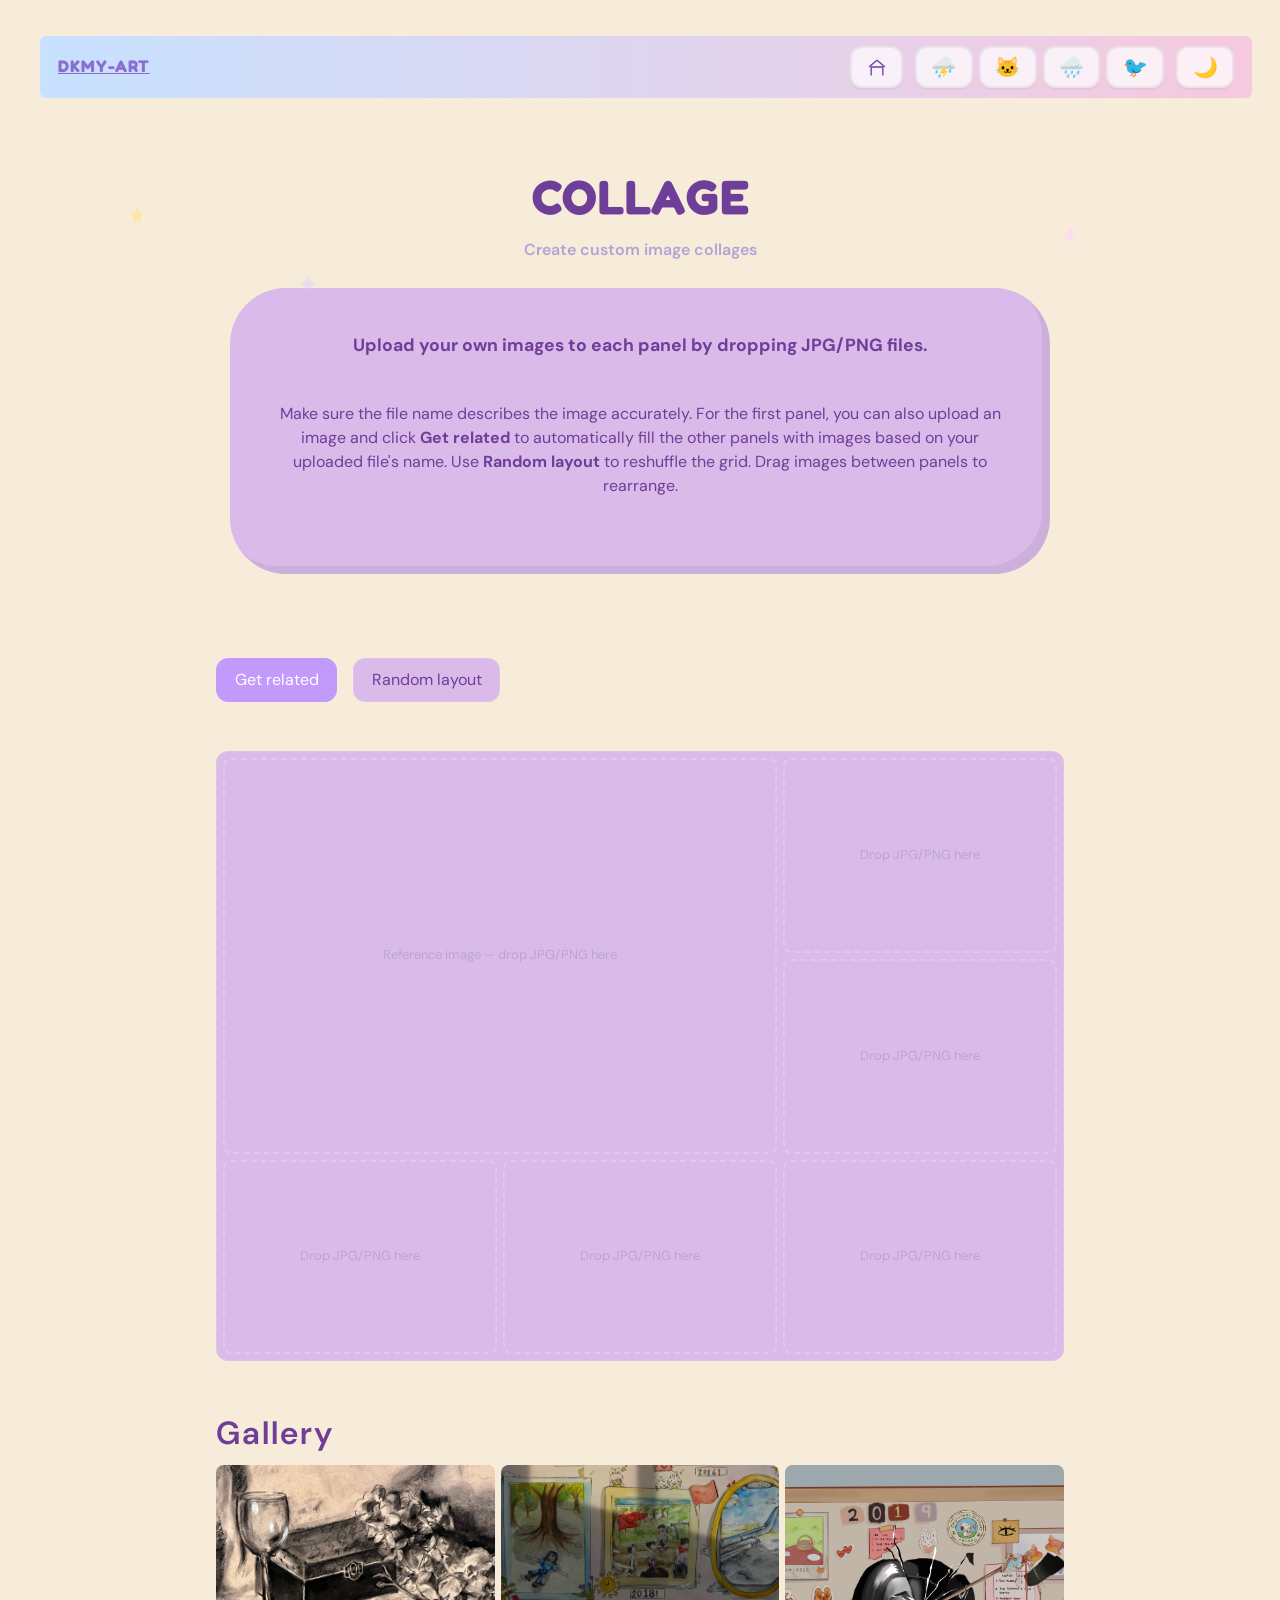
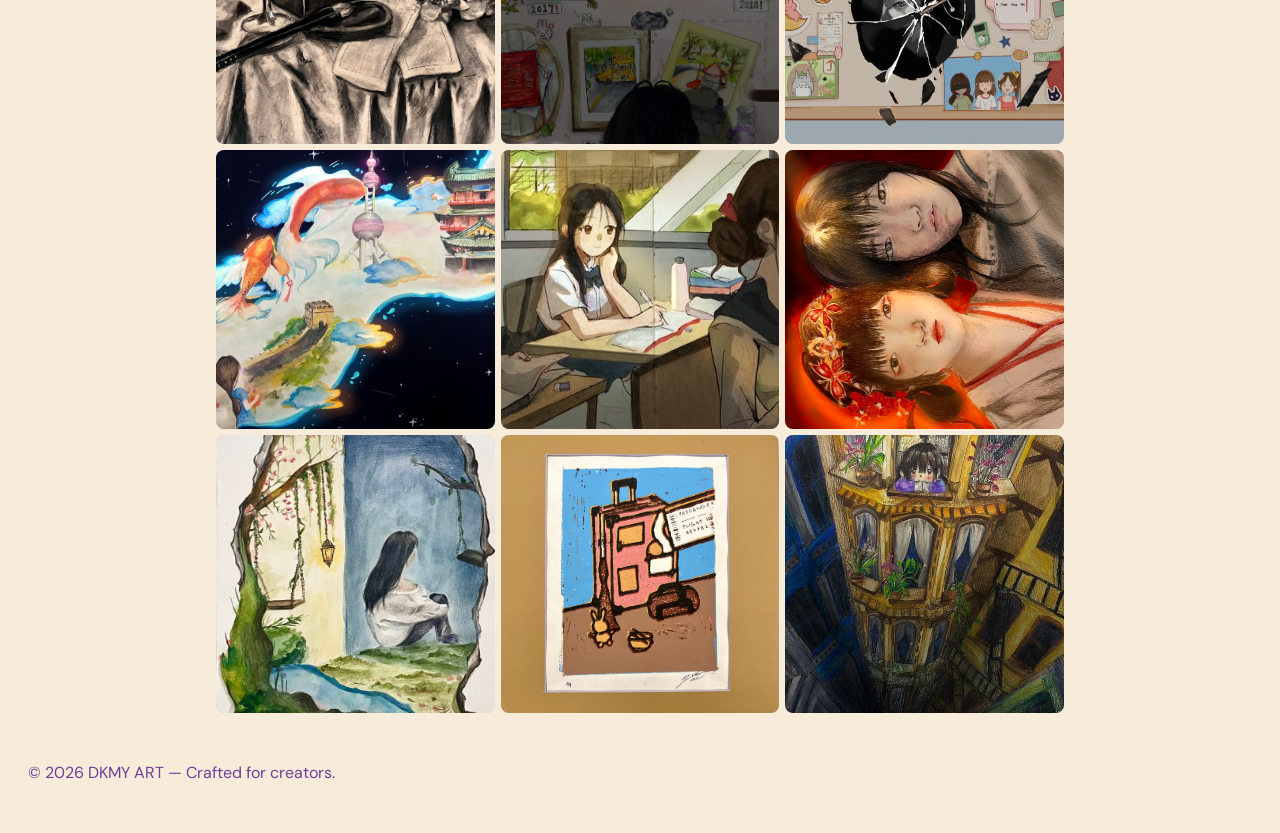
<file: collagegallery.html>
<!DOCTYPE html>
<html lang="en">
<head>
  <meta charset="UTF-8" />
  <meta name="viewport" content="width=device-width, initial-scale=1.0" />
  <title>Collage — DKMY ART</title>
  <link rel="preconnect" href="https://fonts.googleapis.com" />
  <link rel="preconnect" href="https://fonts.gstatic.com" crossorigin />
  <link href="https://fonts.googleapis.com/css2?family=DM+Sans:ital,opsz,wght@0,9..40,400;0,9..40,600;0,9..40,700;1,9..40,400&display=swap" rel="stylesheet" />
  <link href="https://fonts.googleapis.com/css2?family=Fredoka+One&display=swap" rel="stylesheet">
  <style>
    :root {
      /* LIGHT THEME (default) — matches provided mock */
      --bg: #F6ECD9; /* warm cream */
  --surface: #dabae9;
  --surface2: #dabae9;
  --text: #6E3E99; /* deep purple */
      --muted: #B9A6D1; /* soft lavender */
      --accent: #C19AFB;
      --brand-text: #8A6FD1;
      --radius: 14px;
      --font-ui: "DM Sans", system-ui, sans-serif;

      /* hero/panel/button variables */
      --brand-bar-gradient: linear-gradient(90deg,#C7E1FF,#F6C9DF);
      --title-color: #6E3E99;
      --subtitle-color: #B7A1D6;
  --panel-color: #dabae9; /* updated box color */
      --panel-radius: 56px;
      --btn-bg: linear-gradient(180deg,#F8D6B7,#F4C9A8);
      --btn-text: #E07A4C;
      --btn-shadow: rgba(224,122,76,0.14);
      --panel-inset-shadow: rgba(0,0,0,0.06);
    }

    /* dark mode overrides */
    .dark-mode {
      --bg: radial-gradient(1200px 800px at 20% -10%, #1a2340 0%, transparent 55%), radial-gradient(900px 600px at 100% 50%, #251838 0%, transparent 50%), #0f1219;
      --surface: #0f1117;
      --surface2: #151724;
      --text: #e8eaf0;
      --muted: #8b92a8;
      --accent: #7c9cff;
      --brand-bar-gradient: linear-gradient(90deg,#6f63a8,#7b63a8);
      --brand-text: #6b8cde;
      --title-color: #ffdfe9;
      --subtitle-color: #c6bfe0;
      --panel-color: #8f80b2;
      --btn-bg: linear-gradient(180deg,#dbeeff,#c7e0ff);
      --btn-text: #3b3b66;
      --btn-shadow: rgba(0,0,0,0.06);
      --panel-inset-shadow: rgba(0,0,0,0.06);
    }

  /* Ensure the home icon (SVG stroke uses currentColor) uses the desired brand color in dark mode */
  .dark-mode .brand-bar #home-btn { color: #6b8cde; }

    * {
      box-sizing: border-box;
    }

    body {
      margin: 0;
      min-height: 100vh;
      font-family: var(--font-ui);
      background: var(--bg);
      color: var(--text);
      line-height: 1.5;
    }

    .wrap {
      max-width: none;
      width: 100%;
      margin: 0;
      padding: 28px 28px 48px;
      min-height: 100vh;
    }

    header {
      text-align: left;
      margin-bottom: 0.5rem;
      padding-left: 12px;
      position: sticky;
      top: 0;
      z-index: 40;
      background: transparent;
      padding-top: 8px;
    }

    .theme-toggle {
      border-radius: 12px;
      padding: 0.55rem 0.9rem;
      background: rgba(255,255,255,0.7);
      color: var(--title-color);
      cursor: pointer;
      border: 2px solid rgba(0,0,0,0.06);
      display:inline-flex; align-items:center; justify-content:center;
      box-shadow: 0 2px 0 rgba(0,0,0,0.04);
      transition: transform 0.12s, box-shadow 0.12s, background 0.12s;
      font-size: 1.25rem; /* larger icon */
      line-height: 1;
    }
    .theme-toggle:hover { transform: translateY(-2px); box-shadow: 0 6px 14px rgba(0,0,0,0.06); }
    .theme-toggle:focus { outline: 3px solid rgba(124,156,255,0.18); outline-offset: 3px; }

    .sound-btn.active {
      background: var(--accent);
      color: white;
      transform: translateY(-1px);
      box-shadow: 0 4px 8px rgba(0,0,0,0.1);
    }

    /* brand bar and hero styles (home layout) */
    .brand-bar {
      display:flex; align-items:center; justify-content:space-between;
      background: var(--brand-bar-gradient);
      padding: 10px 18px; border-radius: 6px; margin-bottom: 18px;
      color: var(--brand-text); font-weight:700; letter-spacing:0.06em;
    }
    .brand-bar .brand-name { font-family: 'Fredoka One', system-ui, sans-serif; font-size:1.05rem; color:var(--brand-text) }
    .brand-bar .brand-right { opacity:0.95; }

    .home-hero {
      background: transparent;
      color: var(--text);
      border-radius: 16px;
      padding: 36px 22px;
      margin-bottom: 1rem;
      position: relative;
      overflow: hidden;
    }

  .home-hero .hero-title { font-family: 'Fredoka One', system-ui, sans-serif; font-size: 48px; text-align:center; color:var(--title-color); margin:8px 0 6px; }
  .home-hero .hero-sub { text-align:center; color:var(--subtitle-color); margin-bottom: 26px; font-weight:600 }

    /* decorative stars */
    .hero-star { position:absolute; width:22px; height:22px; opacity:0.95 }
    .hero-star.s1 { left:8%; top:18%; }
    .hero-star.s2 { left:22%; top:32%; opacity:0.45; filter:blur(1px);}
    .hero-star.s3 { right:14%; top:22%; }

    .hero-panel {
      width: min(820px, 86%);
      margin: 0 auto;
      background: var(--panel-color);
      border-radius: var(--panel-radius);
      padding: 44px 36px;
      display:flex; flex-direction:column; gap:28px; align-items:center;
      box-shadow: inset -8px -8px 0 var(--panel-inset-shadow);
    }
    </style>
    <style>
      .collage-page {
        max-width: 56rem;
        margin: 0 auto;
        padding: 2rem 1.5rem 3rem;
        width: 100%;
      }

    .collage-page h1 {
      margin: 0 0 0.5rem;
      font-size: clamp(1.5rem, 4vw, 2rem);
      font-weight: 600;
      letter-spacing: 0.06em;
    }

    .collage-page .lead {
      margin: 0 0 1.25rem;
      color: var(--muted);
      font-size: 0.95rem;
    }

    .collage-toolbar {
      display: flex;
      flex-wrap: wrap;
      align-items: center;
      gap: 0.75rem 1rem;
      margin-bottom: 1rem;
    }

    .collage-toolbar button {
      font: inherit;
      cursor: pointer;
      color: var(--text);
      background: var(--surface);
      border: 1px solid rgba(255, 255, 255, 0.12);
      border-radius: 12px;
      padding: 0.55rem 1.1rem;
      transition: border-color 0.15s, background 0.15s;
    }

    .collage-toolbar button:hover:not(:disabled) {
      border-color: var(--accent);
      background: var(--surface2);
    }

    .collage-toolbar button:focus {
      outline: 2px solid var(--accent);
      outline-offset: 2px;
    }

    .collage-toolbar button:disabled {
      opacity: 0.45;
      cursor: not-allowed;
    }

    .collage-toolbar button.primary {
      background: var(--accent);
      color: #fff;
      border-color: var(--accent);
    }

    .collage-toolbar button.primary:hover:not(:disabled) {
      background: color-mix(in srgb, var(--accent) 90%, black);
    }
      .status-line {
        min-height: 1.35rem;
        margin: 0 0 0.75rem;
        font-size: 0.875rem;
        color: var(--muted);
      }

      .status-line.error {
        color: #e07a7a;
      }

      .collage-wrap {
        border-radius: 12px;
        overflow: hidden;
        border: 1px solid rgba(255, 255, 255, 0.12);
        background: var(--surface);
        min-height: min(72vh, 38rem);
      }

      .collage {
        display: grid;
        gap: 6px;
        min-height: min(72vh, 38rem);
        padding: 6px;
        width: 100%;
      }

      .cell {
        position: relative;
        min-height: 4rem;
        border-radius: 8px;
        background: var(--surface2);
        border: 2px dashed rgba(255, 255, 255, 0.2);
        overflow: hidden;
        transition: border-color 0.15s, background 0.15s;
      }

      .cell.drag-target {
        border-color: var(--accent);
        background: color-mix(in srgb, var(--accent) 8%, var(--surface2));
      }

      .cell.has-image {
        border-style: solid;
        border-color: rgba(255, 255, 255, 0.12);
      }

      .cell-inner {
        position: absolute;
        inset: 0;
        display: flex;
        align-items: center;
        justify-content: center;
        padding: 0.5rem;
        pointer-events: none;
      }

      .cell.has-image .cell-inner {
        padding: 0;
      }

      .cell-hint {
        font-size: 0.8125rem;
        color: var(--muted);
        text-align: center;
        line-height: 1.45;
        pointer-events: none;
      }

      .cell img {
        position: absolute;
        inset: 0;
        width: 100%;
        height: 100%;
        object-fit: cover;
        pointer-events: auto;
        cursor: grab;
        user-select: none;
      }

      .cell img:active {
        cursor: grabbing;
      }

      .sr-only {
        position: absolute;
        width: 1px;
        height: 1px;
        padding: 0;
        margin: -1px;
        overflow: hidden;
        clip: rect(0, 0, 0, 0);
        white-space: nowrap;
        border: 0;
      }
      .photo-gallery {
        display: grid;
        grid-template-columns: repeat(3, 1fr);
        gap: 6px;
        width: 100%;
      }

      .photo-cell {
        position: relative;
        aspect-ratio: 1 / 1;
        border-radius: 8px;
        overflow: hidden;
        background: var(--surface2);
      }

      .photo-cell img {
        position: absolute;
        inset: 0;
        width: 100%;
        height: 100%;
        object-fit: cover;
        display: block;
      }
    </style>
</head>
<body>
  <div class="wrap">
    <header>
      <div class="brand-bar" style="width:100%; display:flex; align-items:center; justify-content:space-between;">
          <a class="brand-name" href="index.html" aria-label="Home">DKMY-ART</a>
    <div style="display:flex; align-items:center; gap:12px;">
      <button id="home-btn" class="theme-toggle" aria-label="Go home">
        <svg width="20" height="20" viewBox="0 0 24 24" fill="none" xmlns="http://www.w3.org/2000/svg" aria-hidden="true" focusable="false">
          <path d="M3 11.5L12 4l9 7.5" stroke="currentColor" stroke-width="1.6" stroke-linecap="round" stroke-linejoin="round" fill="none" />
          <path d="M5 21.5V12h14v9.5" stroke="currentColor" stroke-width="1.6" stroke-linecap="round" stroke-linejoin="round" fill="none" />
        </svg>
      </button>
      <!-- Ambient Sound Buttons -->
      <div class="sound-controls" style="display:flex; align-items:center; gap:6px;">
        <button id="sound-thunder" class="sound-btn theme-toggle" data-sound="thunder" aria-label="Thunder" title="Thunder">⛈️</button>
        <button id="sound-cat" class="sound-btn theme-toggle" data-sound="cat" aria-label="Cat meows" title="Cat meows">🐱</button>
        <button id="sound-rain" class="sound-btn theme-toggle" data-sound="rain" aria-label="Rain" title="Rain">🌧️</button>
        <button id="sound-birds" class="sound-btn theme-toggle" data-sound="birds" aria-label="Forest birds" title="Forest birds">🐦</button>
      </div>
      <button id="theme-toggle" class="theme-toggle" aria-label="Toggle theme">🌙</button>
    </div>
        </div>
    </header>

    <section class="home-hero">
      <h1 class="hero-title">COLLAGE</h1>
      <div class="hero-sub">Create custom image collages</div>

      <img class="hero-star s1" src="data:image/svg+xml;utf8,<svg xmlns='http://www.w3.org/2000/svg' viewBox='0 0 24 24'><path fill='%23FFE6A3' d='M12 2l2.1 5.6L20 10l-5 3.6L15.9 20 12 16.8 8.1 20 9 13.6 4 10l5.9-2.4L12 2z'/></svg>" alt="star"/>
      <img class="hero-star s2" src="data:image/svg+xml;utf8,<svg xmlns='http://www.w3.org/2000/svg' viewBox='0 0 24 24'><path fill='%23D8C6FF' d='M12 2l2.1 5.6L20 10l-5 3.6L15.9 20 12 16.8 8.1 20 9 13.6 4 10l5.9-2.4L12 2z'/></svg>" alt="star"/>
      <img class="hero-star s3" src="data:image/svg+xml;utf8,<svg xmlns='http://www.w3.org/2000/svg' viewBox='0 0 24 24'><path fill='%23FFDDEE' d='M12 2l2.1 5.6L20 10l-5 3.6L15.9 20 12 16.8 8.1 20 9 13.6 4 10l5.9-2.4L12 2z'/></svg>" alt="star"/>

      <div class="hero-panel">
        <p style="text-align: center; color: var(--title-color); font-size: 1.1rem; margin: 0 0 1rem; font-weight: 700;">Upload your own images to each panel by dropping JPG/PNG files.</p>
        <p style="text-align: center; color: var(--text); font-size: 1rem; margin: 0 0 2rem;">Make sure the file name describes the image accurately. For the first panel, you can also upload an image and click <strong>Get related</strong> to automatically fill the other panels with images based on your uploaded file's name. Use <strong>Random layout</strong> to reshuffle the grid. Drag images between panels to rearrange.</p>
      </div>
    </section>

    <div class="collage-page">
      <div class="collage-toolbar">
        <button type="button" class="primary" id="btn-fill" aria-label="Get related images">
          Get related
        </button>
        <button type="button" id="btn-random" aria-label="Random layout">Random layout</button>
      </div>
      <p class="status-line" id="status" aria-live="polite"></p>

      <div class="collage-wrap">
        <div class="collage" id="collage" aria-label="Collage grid">
          <div class="cell" data-cell="0" tabindex="0">
            <div class="cell-inner">
              <span class="cell-hint">Reference image — drop JPG/PNG here</span>
            </div>
          </div>
          <div class="cell" data-cell="1" tabindex="0">
            <div class="cell-inner">
              <span class="cell-hint">Drop JPG/PNG here</span>
            </div>
          </div>
          <div class="cell" data-cell="2" tabindex="0">
            <div class="cell-inner">
              <span class="cell-hint">Drop JPG/PNG here</span>
            </div>
          </div>
          <div class="cell" data-cell="3" tabindex="0">
            <div class="cell-inner">
              <span class="cell-hint">Drop JPG/PNG here</span>
            </div>
          </div>
          <div class="cell" data-cell="4" tabindex="0">
            <div class="cell-inner">
              <span class="cell-hint">Drop JPG/PNG here</span>
            </div>
          </div>
          <div class="cell" data-cell="5" tabindex="0">
            <div class="cell-inner">
              <span class="cell-hint">Drop JPG/PNG here</span>
            </div>
          </div>
        </div>
      </div>
    </div>

    <section class="collage-page" style="padding-top: 0;">
      <h1 style="margin: 0 0 0.5rem; font-size: clamp(1.5rem, 4vw, 2rem); font-weight: 600; letter-spacing: 0.06em;">Gallery</h1>
      <div class="photo-gallery">
        <div class="photo-cell"><img src="photo1.png" alt="Photo 1" /></div>
        <div class="photo-cell"><img src="photo2.png" alt="Photo 2" /></div>
        <div class="photo-cell"><img src="photo3.png" alt="Photo 3" /></div>
        <div class="photo-cell"><img src="photo4.jpeg" alt="Photo 4" /></div>
        <div class="photo-cell"><img src="photo5.jpg" alt="Photo 5" /></div>
        <div class="photo-cell"><img src="photo6.JPG" alt="Photo 6" /></div>
        <div class="photo-cell"><img src="photo7.jpeg" alt="Photo 7" /></div>
        <div class="photo-cell"><img src="photo8.jpg" alt="Photo 8" /></div>
        <div class="photo-cell"><img src="photo9.PNG" alt="Photo 9" /></div>
      </div>
    </section>

    <footer>© <span id="year"></span> DKMY ART — Crafted for creators.</footer>
  </div>

    <script>
      (function () {
        const MIME_OK = new Set(["image/jpeg", "image/png", "image/jpg"]);

        /** @type {{ columns: string; rows: string; areas: string }[]} */
        const LAYOUTS = [
          {
            columns: "1fr 1fr 1fr",
            rows: "1fr 1fr 1fr",
            areas: `"a a b" "a a c" "d e f"`,
          },
          {
            columns: "1fr 1fr 1fr",
            rows: "1fr 1fr 1fr",
            areas: `"a b b" "c b b" "d e f"`,
          },
          {
            columns: "1.2fr 1fr 1fr",
            rows: "1fr 1fr 1fr",
            areas: `"a b c" "d d e" "f f e"`,
          },
          {
            columns: "1fr 1.2fr 1fr",
            rows: "1fr 1fr 1fr",
            areas: `"f f e" "d d e" "a b c"`,
          },
          {
            columns: "1fr 2fr 1fr",
            rows: "1fr 1fr 1fr",
            areas: `"a b c" "d b e" "f b c"`,
          },
          {
            columns: "1fr 1fr 1fr",
            rows: "1fr 2fr 1fr",
            areas: `"a b c" "d b e" "f f f"`,
          },
          {
            columns: "2fr 1fr 1fr",
            rows: "1fr 1fr 1fr",
            areas: `"a b c" "a d e" "a f f"`,
          },
          {
            columns: "1fr 1fr 2fr",
            rows: "1fr 1fr 1fr",
            areas: `"c b a" "e d a" "f f a"`,
          },
          {
            columns: "1fr 1fr 1fr",
            rows: "1fr 1fr 1fr",
            areas: `"a d f" "b e f" "c e f"`,
          },
        ];

        let lastLayoutIndex = -1;

        const collage = document.getElementById("collage");
        const cells = Array.from(collage.querySelectorAll(".cell"));
        const LETTERS = ["a", "b", "c", "d", "e", "f"];
        const statusEl = document.getElementById("status");
        const btnFill = document.getElementById("btn-fill");

        /** @type {string[]} */
        const objectUrls = [];
        let referenceFilename = "art"; // Store the filename of the reference image

        function setStatus(msg, isError) {
          statusEl.textContent = msg || "";
          statusEl.classList.toggle("error", !!isError);
        }

        function revokeUrl(url) {
          if (!url || !url.startsWith("blob:")) return;
          const i = objectUrls.indexOf(url);
          if (i !== -1) objectUrls.splice(i, 1);
          URL.revokeObjectURL(url);
        }

        function setCellImage(cell, url) {
          const prev = cell.querySelector("img");
          if (prev) {
            if (prev.src.startsWith("blob:")) revokeUrl(prev.src);
            prev.remove();
          }
          if (!url) {
            cell.classList.remove("has-image");
            const hint = cell.querySelector(".cell-hint");
            if (hint) hint.hidden = false;
            return;
          }
          const img = document.createElement("img");
          img.src = url;
          img.alt = "";
          img.draggable = true;
          img.referrerPolicy = "no-referrer";
          img.dataset.fromCell = cell.dataset.cell;
          cell.appendChild(img);
          cell.classList.add("has-image");
          const hint = cell.querySelector(".cell-hint");
          if (hint) hint.hidden = true;
        }

        function getImageFiles(dt) {
          const out = [];
          if (dt.files && dt.files.length) {
            for (const f of dt.files) {
              if (MIME_OK.has(f.type) || /\.(jpe?g|png)$/i.test(f.name)) out.push(f);
            }
          }
          return out;
        }

        function applyLayout(index) {
          const L = LAYOUTS[index % LAYOUTS.length];
          collage.style.gridTemplateColumns = L.columns;
          collage.style.gridTemplateRows = L.rows;
          collage.style.gridTemplateAreas = L.areas;
          LETTERS.forEach((letter, i) => {
            cells[i].style.gridArea = letter;
          });
        }

        function randomLayout() {
          if (LAYOUTS.length < 2) {
            applyLayout(0);
            return;
          }
          let idx;
          do {
            idx = Math.floor(Math.random() * LAYOUTS.length);
          } while (idx === lastLayoutIndex);
          lastLayoutIndex = idx;
          applyLayout(idx);
        }

        async function getSimilarImages() {
          const keyword = referenceFilename || "art";
          // Wikimedia Commons full-text search — no API key required
          const searchUrl = `https://commons.wikimedia.org/w/api.php?action=query&generator=search&gsrsearch=${encodeURIComponent(keyword)}&gsrnamespace=6&gsrlimit=20&prop=imageinfo&iiprop=url|mime|size&iiurlwidth=400&format=json&origin=*`;
          
          const resp = await fetch(searchUrl);
          if (!resp.ok) throw new Error("Wikimedia fetch failed");
          const data = await resp.json();
          
          if (!data.query || !data.query.pages) return [];
          
          const urls = Object.values(data.query.pages)
            .filter(p => {
              if (!p.imageinfo || !p.imageinfo[0]) return false;
              const info = p.imageinfo[0];
              // Only JPEG/PNG, skip SVG/PDF/audio/video
              if (!info.mime || !info.mime.startsWith("image/")) return false;
              if (info.mime === "image/svg+xml") return false;
              // Skip tiny thumbnails
              if (info.thumbwidth && info.thumbwidth < 100) return false;
              return true;
            })
            .map(p => p.imageinfo[0].thumburl)
            .filter(Boolean)
            .slice(0, 5);
          
          return urls;
        }

        async function fillSimilarImages() {
          const refImg = cells[0].querySelector("img");
          if (!refImg || !refImg.src.startsWith("blob:")) {
            setStatus("Upload an image to the first panel first.", true);
            return;
          }

          btnFill.disabled = true;
          setStatus("Getting related images…");

          try {
            const imageUrls = await getSimilarImages();
            
            if (imageUrls.length === 0) {
              setStatus("No images found. Try again.", true);
              return;
            }

            for (let i = 0; i < 5 && i < imageUrls.length; i++) {
              setCellImage(cells[i + 1], imageUrls[i]);
            }

            setStatus(`Found ${imageUrls.length} related images. Drag tiles to rearrange or try Random layout.`);
          } catch (error) {
            setStatus("Error getting images. Try again.", true);
          } finally {
            btnFill.disabled = false;
          }
        }

        /** Allow dropping files into any cell */
        function handleDropFiles(targetCell, files) {
          if (!files.length) return;
          const start = cells.indexOf(targetCell);
          if (start < 0) return;
          
          // Store filename for the reference image (first cell)
          if (start === 0 && files[0]) {
            const filename = files[0].name;
            referenceFilename = filename.replace(/\.[^/.]+$/, "").replace(/[^a-zA-Z0-9]/g, " ").trim();
            if (referenceFilename.length < 2) referenceFilename = "art";
          }
          
          files.forEach((file, k) => {
            const cell = cells[start + k];
            if (!cell) return;
            const url = URL.createObjectURL(file);
            objectUrls.push(url);
            setCellImage(cell, url);
          });
        }

        function moveImageBetweenCells(fromIdx, toIdx) {
          if (fromIdx === toIdx) return;
          const fromCell = cells[fromIdx];
          const toCell = cells[toIdx];
          const imgA = fromCell.querySelector("img");
          const imgB = toCell.querySelector("img");
          if (!imgA) return;
          imgA.remove();
          if (imgB) imgB.remove();
          toCell.appendChild(imgA);
          imgA.dataset.fromCell = String(toIdx);
          toCell.classList.add("has-image");
          const hintTo = toCell.querySelector(".cell-hint");
          if (hintTo) hintTo.hidden = true;
          if (imgB) {
            fromCell.appendChild(imgB);
            imgB.dataset.fromCell = String(fromIdx);
            fromCell.classList.add("has-image");
            const hintFrom = fromCell.querySelector(".cell-hint");
            if (hintFrom) hintFrom.hidden = true;
          } else {
            fromCell.classList.remove("has-image");
            const hintFrom = fromCell.querySelector(".cell-hint");
            if (hintFrom) hintFrom.hidden = false;
          }
        }



        cells.forEach((cell) => {
          cell.addEventListener("dragenter", (e) => {
            e.preventDefault();
            cell.classList.add("drag-target");
          });
          cell.addEventListener("dragleave", (e) => {
            if (!cell.contains(e.relatedTarget)) cell.classList.remove("drag-target");
          });
          cell.addEventListener("dragover", (e) => {
            e.preventDefault();
            e.dataTransfer.dropEffect = e.dataTransfer.effectAllowed === "copyMove" ? "copy" : "copy";
          });
          cell.addEventListener("drop", (e) => {
            e.preventDefault();
            cell.classList.remove("drag-target");
            const dt = e.dataTransfer;
            const from = dt.getData("application/x-collage-cell");
            if (from !== "") {
              const fromIdx = parseInt(from, 10);
              const toIdx = cells.indexOf(cell);
              if (fromIdx === toIdx || Number.isNaN(fromIdx) || fromIdx < 0 || fromIdx >= cells.length) {
                return;
              }
              moveImageBetweenCells(fromIdx, toIdx);
              return;
            }
            const files = getImageFiles(dt);
            handleDropFiles(cell, files);
          });
        });

        document.addEventListener("dragend", () => {
          cells.forEach((c) => c.classList.remove("drag-target"));
        });

        collage.addEventListener("dragstart", (e) => {
          const img = e.target && e.target.closest && e.target.closest("img");
          if (!img || !collage.contains(img)) return;
          const from = img.dataset.fromCell;
          if (from === undefined) return;
          e.dataTransfer.setData("application/x-collage-cell", from);
          e.dataTransfer.effectAllowed = "move";
        });

        document.getElementById("btn-random").addEventListener("click", randomLayout);
        btnFill.addEventListener("click", () => fillSimilarImages());

        applyLayout(0);
        lastLayoutIndex = 0;
      })();

    // Theme toggle
    const themeToggle = document.getElementById('theme-toggle');
    const body = document.body;

    themeToggle.addEventListener('click', () => {
      body.classList.toggle('dark-mode');
      themeToggle.textContent = body.classList.contains('dark-mode') ? '☀️' : '🌙';
    });

    // Home button
    document.getElementById('home-btn').addEventListener('click', () => {
      window.location.href = 'index.html';
    });

    // Set year
    document.getElementById('year').textContent = new Date().getFullYear();

    // Ambient sound controls using Web Audio API and audio files
    const activeSounds = new Map(); // Track active sound sources
    
    // Pre-load audio files
    const audioFiles = {
      ocean: null, // Keep synthesized
      thunder: 'juliush-heavy-rain-nature-sounds-8186.mp3',
      cat: 'geoffharvey-fat-cat-374614.mp3',
      rain: 'liecio-calming-rain-257596.mp3',
      birds: 'musicword-bird-flight-236928.mp3'
    };

    let audioCtx = null;

    function getOrCreateAudioContext() {
      if (!audioCtx) {
        audioCtx = new (window.AudioContext || window.webkitAudioContext)();
      }
      return audioCtx;
    }

    function stopSound(soundType) {
      if (activeSounds.has(soundType)) {
        const soundData = activeSounds.get(soundType);
        
        if (soundData.isAudioElement) {
          // For audio file
          soundData.audio.pause();
          soundData.audio.currentTime = 0;
        } else {
          // For Web Audio API
          soundData.oscillators.forEach(osc => osc.stop());
          soundData.noises.forEach(noise => noise.stop());
        }
        activeSounds.delete(soundType);
      }
    }

    function generateOcean() {
      const ctx = getOrCreateAudioContext();
      const oscillators = [];
      const noises = [];

      // Create wave-like effect with low frequency noise
      const noise = ctx.createBufferSource();
      const buffer = ctx.createBuffer(1, ctx.sampleRate * 2, ctx.sampleRate);
      const data = buffer.getChannelData(0);
      for (let i = 0; i < buffer.length; i++) data[i] = Math.random() * 2 - 1;
      noise.buffer = buffer;
      noise.loop = true;

      const filter = ctx.createBiquadFilter();
      filter.type = 'lowpass';
      filter.frequency.value = 200;
      filter.Q.value = 0.3;

      const gain = ctx.createGain();
      gain.gain.value = 0.15;

      noise.connect(filter);
      filter.connect(gain);
      gain.connect(ctx.destination);
      noise.start();
      noises.push(noise);

      return { oscillators, noises, isAudioElement: false };
    }

    function playAudioFile(soundType) {
      // Create a fresh audio instance for each playback
      const audio = new Audio(audioFiles[soundType]);
      if (!audio) return null;

      audio.loop = true;
      audio.currentTime = 0;
      audio.play().catch(err => console.log('Audio play error:', err));

      return { audio, isAudioElement: true };
    }

    function generateThunder() {
      return playAudioFile('thunder');
    }

    function generateCat() {
      return playAudioFile('cat');
    }

    function generateRain() {
      return playAudioFile('rain');
    }

    function generateBirds() {
      return playAudioFile('birds');
    }

    const soundGenerators = {
      ocean: generateOcean,
      thunder: generateThunder,
      cat: generateCat,
      rain: generateRain,
      birds: generateBirds
    };

    const soundButtons = document.querySelectorAll('.sound-btn');

    soundButtons.forEach(button => {
      button.addEventListener('click', () => {
        const soundType = button.dataset.sound;

        if (activeSounds.has(soundType)) {
          // Stop the sound
          stopSound(soundType);
          button.classList.remove('active');
        } else {
          // Stop any other playing sounds
          activeSounds.forEach((_, type) => {
            stopSound(type);
            const otherBtn = document.querySelector(`[data-sound="${type}"]`);
            if (otherBtn) otherBtn.classList.remove('active');
          });

          // Play the new sound
          const generator = soundGenerators[soundType];
          if (generator) {
            const soundData = generator();
            activeSounds.set(soundType, soundData);
            button.classList.add('active');
          }
        }
      });
    });
    
    </script>
  </body>
</html>
</file>
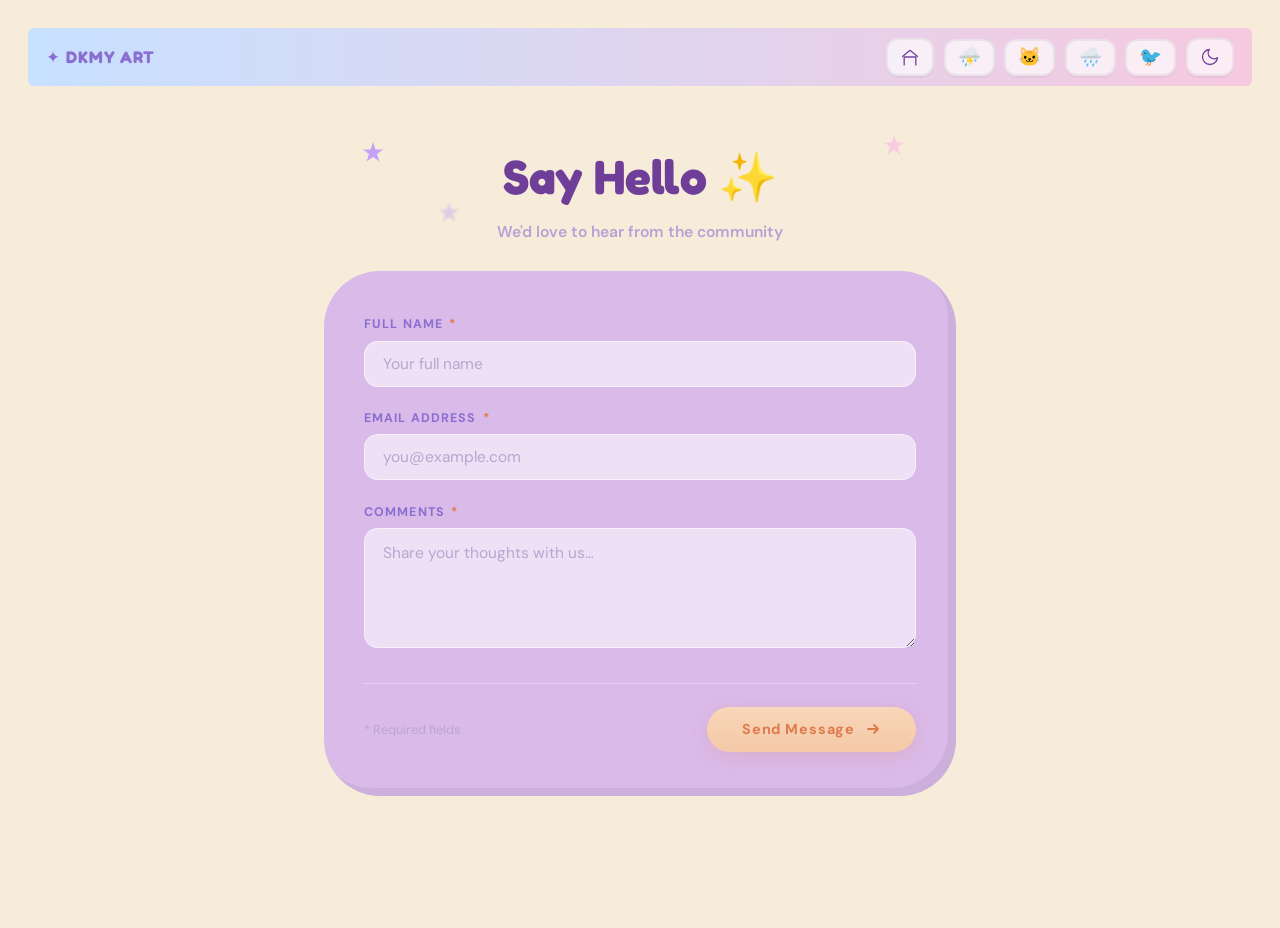
<file: contact.html>
<!DOCTYPE html>
<html lang="en">
<head>
  <meta charset="UTF-8" />
  <meta name="viewport" content="width=device-width, initial-scale=1.0"/>
  <title>Community — Contact Us</title>
  <link rel="preconnect" href="https://fonts.googleapis.com" />
  <link rel="preconnect" href="https://fonts.gstatic.com" crossorigin />
  <link href="https://fonts.googleapis.com/css2?family=DM+Sans:ital,opsz,wght@0,9..40,400;0,9..40,600;0,9..40,700;1,9..40,400&display=swap" rel="stylesheet" />
  <link href="https://fonts.googleapis.com/css2?family=Fredoka+One&display=swap" rel="stylesheet" />
  <style>
    :root {
      --bg: #F6ECD9;
      --surface: #dabae9;
      --surface2: #dabae9;
      --text: #6E3E99;
      --muted: #B9A6D1;
      --accent: #C19AFB;
      --brand-text: #8A6FD1;
      --font-ui: "DM Sans", system-ui, sans-serif;
      --brand-bar-gradient: linear-gradient(90deg,#C7E1FF,#F6C9DF);
      --title-color: #6E3E99;
      --subtitle-color: #B7A1D6;
      --panel-color: #dabae9;
      --panel-radius: 56px;
      --btn-bg: linear-gradient(180deg,#F8D6B7,#F4C9A8);
      --btn-text: #E07A4C;
      --btn-shadow: rgba(224,122,76,0.18);
      --panel-inset-shadow: rgba(0,0,0,0.06);
    }

    .dark-mode {
      --bg: #0f1219;
      --surface: #0f1117;
      --surface2: #151724;
      --text: #e8eaf0;
      --muted: #8b92a8;
      --accent: #7c9cff;
      --brand-bar-gradient: linear-gradient(90deg,#6f63a8,#7b63a8);
      --brand-text: #6b8cde;
      --title-color: #ffdfe9;
      --subtitle-color: #c6bfe0;
      --panel-color: #8f80b2;
      --btn-bg: linear-gradient(180deg,#dbeeff,#c7e0ff);
      --btn-text: #3b3b66;
      --btn-shadow: rgba(0,0,0,0.12);
      --panel-inset-shadow: rgba(0,0,0,0.12);
    }
    .dark-mode .brand-bar #home-btn { color: #6b8cde; }

    *, *::before, *::after { box-sizing: border-box; margin: 0; padding: 0; }

    body {
      font-family: var(--font-ui);
      background: var(--bg);
      color: var(--text);
      min-height: 100vh;
      line-height: 1.5;
      transition: background .25s, color .25s;
    }

    /* ── brand bar ── */
    .brand-bar {
      display: flex;
      align-items: center;
      justify-content: space-between;
      background: var(--brand-bar-gradient);
      padding: 10px 18px;
      border-radius: 6px;
      margin: 28px 28px 18px;
      color: var(--brand-text);
      font-weight: 700;
      letter-spacing: .06em;
    }
    .brand-name {
      font-family: 'Fredoka One', system-ui, sans-serif;
      font-size: 1.05rem;
      color: var(--brand-text);
    }
    .brand-right { display: flex; align-items: center; gap: .6rem; opacity: .95; }

    .theme-toggle {
      border-radius: 12px;
      padding: .45rem .75rem;
      background: rgba(255,255,255,0.7);
      color: var(--title-color);
      cursor: pointer;
      border: 2px solid rgba(0,0,0,0.06);
      display: inline-flex;
      align-items: center;
      justify-content: center;
      box-shadow: 0 2px 0 rgba(0,0,0,0.04);
      transition: transform .12s, box-shadow .12s;
      font-size: 1.15rem;
      line-height: 1;
    }
    .theme-toggle:hover { transform: translateY(-2px); box-shadow: 0 6px 14px rgba(0,0,0,0.08); }

    .sound-btn.active {
      background: var(--accent);
      color: white;
      transform: translateY(-1px);
      box-shadow: 0 4px 8px rgba(0,0,0,0.1);
    }

    /* ── page wrap ── */
    .wrap {
      max-width: 680px;
      margin: 0 auto;
      padding: 0 1.5rem 5rem;
    }

    /* ── hero ── */
    .home-hero {
      text-align: center;
      padding: 2.25rem 1rem 1.75rem;
      position: relative;
      overflow: hidden;
    }
    .hero-title {
      font-family: 'Fredoka One', system-ui, sans-serif;
      font-size: clamp(2.2rem, 6vw, 3rem);
      color: var(--title-color);
      margin: 0 0 .45rem;
    }
    .hero-sub {
      color: var(--subtitle-color);
      font-size: .98rem;
      font-weight: 600;
    }
    .hero-star { position: absolute; width: 22px; height: 22px; }
    .hero-star.s1 { left: 6%; top: 22%; opacity: .9; }
    .hero-star.s2 { left: 18%; top: 58%; opacity: .4; filter: blur(1px); }
    .hero-star.s3 { right: 8%; top: 18%; opacity: .9; }

    /* ── panel / card ── */
    .hero-panel {
      background: var(--panel-color);
      border-radius: var(--panel-radius);
      padding: 2.75rem 2.5rem;
      box-shadow: inset -8px -8px 0 var(--panel-inset-shadow);
    }

    /* ── form ── */
    .form-group { margin-bottom: 1.4rem; text-align: left; }

    label {
      display: block;
      font-size: .78rem;
      font-weight: 700;
      letter-spacing: .09em;
      text-transform: uppercase;
      color: var(--brand-text);
      margin-bottom: .42rem;
    }
    label .req { color: var(--btn-text); margin-left: .12rem; }

    input[type="text"],
    input[type="email"],
    textarea {
      width: 100%;
      background: rgba(255,255,255,0.55);
      border: 1.5px solid rgba(255,255,255,0.55);
      border-radius: 14px;
      padding: .75rem 1.1rem;
      font-family: var(--font-ui);
      font-size: .97rem;
      color: var(--text);
      outline: none;
      transition: border-color .18s, box-shadow .18s, background .18s;
      -webkit-appearance: none;
    }
    input::placeholder, textarea::placeholder { color: var(--muted); }
    input:focus, textarea:focus {
      border-color: var(--accent);
      box-shadow: 0 0 0 3px rgba(193,154,251,.22);
      background: rgba(255,255,255,0.82);
    }
    textarea { resize: vertical; min-height: 120px; line-height: 1.6; }

    /* ── submit ── */
    .btn {
      display: inline-flex;
      align-items: center;
      gap: .6rem;
      background: var(--btn-bg);
      color: var(--btn-text);
      border: none;
      border-radius: 50px;
      padding: .85rem 2.2rem;
      font-family: var(--font-ui);
      font-size: .9rem;
      font-weight: 700;
      letter-spacing: .06em;
      cursor: pointer;
      box-shadow: 0 4px 18px var(--btn-shadow);
      transition: transform .15s, box-shadow .15s, filter .15s;
    }
    .btn:hover { transform: translateY(-2px); box-shadow: 0 8px 24px var(--btn-shadow); filter: brightness(1.04); }
    .btn:active { transform: translateY(0); }
    .btn svg { transition: transform .2s; }
    .btn:hover svg { transform: translateX(3px); }

    .form-footer {
      display: flex;
      align-items: center;
      justify-content: space-between;
      flex-wrap: wrap;
      gap: .75rem;
      margin-top: 1.75rem;
      padding-top: 1.4rem;
      border-top: 1.5px solid rgba(255,255,255,0.35);
    }
    .form-note { font-size: .8rem; color: var(--muted); }

    /* ── toast ── */
    #toast {
      position: fixed;
      bottom: 2rem; left: 50%;
      transform: translateX(-50%) translateY(30px);
      background: var(--title-color);
      color: #fff;
      padding: .75rem 1.8rem;
      border-radius: 50px;
      font-size: .88rem;
      font-weight: 600;
      opacity: 0;
      pointer-events: none;
      transition: opacity .3s, transform .3s;
      z-index: 999;
      white-space: nowrap;
    }
    #toast.show { opacity: 1; transform: translateX(-50%) translateY(0); }



    @media (max-width: 500px) {
      .hero-panel { padding: 2rem 1.25rem; border-radius: 32px; }
      .form-footer { flex-direction: column; align-items: flex-start; }
      .brand-bar { margin: 16px 16px 12px; }
    }
  </style>
</head>
<body>

  <div class="brand-bar">
    <a href="index.html" class="brand-name" style="text-decoration:none;">✦ DKMY ART</a>
    <div class="brand-right">
      <button id="home-btn" class="theme-toggle" aria-label="Go home">
        <svg width="20" height="20" viewBox="0 0 24 24" fill="none" xmlns="http://www.w3.org/2000/svg" aria-hidden="true" focusable="false">
          <path d="M3 11.5L12 4l9 7.5" stroke="currentColor" stroke-width="1.6" stroke-linecap="round" stroke-linejoin="round" fill="none" />
          <path d="M5 21.5V12h14v9.5" stroke="currentColor" stroke-width="1.6" stroke-linecap="round" stroke-linejoin="round" fill="none" />
        </svg>
      </button>
      <!-- Ambient Sound Buttons -->
      <button id="sound-thunder" class="sound-btn theme-toggle" data-sound="thunder" aria-label="Thunder" title="Thunder">⛈️</button>
      <button id="sound-cat" class="sound-btn theme-toggle" data-sound="cat" aria-label="Cat meows" title="Cat meows">🐱</button>
      <button id="sound-rain" class="sound-btn theme-toggle" data-sound="rain" aria-label="Rain" title="Rain">🌧️</button>
      <button id="sound-birds" class="sound-btn theme-toggle" data-sound="birds" aria-label="Forest birds" title="Forest birds">🐦</button>
      <button class="theme-toggle" id="theme-toggle" aria-label="Toggle theme">
        <svg class="sun-icon" width="20" height="20" viewBox="0 0 24 24" fill="none" xmlns="http://www.w3.org/2000/svg" aria-hidden="true" focusable="false" style="display: none;">
          <circle cx="12" cy="13" r="8" stroke="currentColor" stroke-width="1.6" fill="none"/>
          <path d="M12 1v6m0 12v4" stroke="currentColor" stroke-width="1.6" stroke-linecap="round"/>
          <path d="M4.22 4.22l4.24 4.24M15.54 15.54l4.24 4.24" stroke="currentColor" stroke-width="1.6" stroke-linecap="round"/>
          <path d="M1 12h6m12 0h4" stroke="currentColor" stroke-width="1.6" stroke-linecap="round"/>
          <path d="M4.22 19.78l4.24-4.24M15.54 8.46l4.24-4.24" stroke="currentColor" stroke-width="1.6" stroke-linecap="round"/>
        </svg>
        <svg class="moon-icon" width="20" height="20" viewBox="0 0 24 24" fill="none" xmlns="http://www.w3.org/2000/svg" aria-hidden="true" focusable="false" style="display: block;">
          <path d="M21 12.79A9 9 0 1111.21 3 7 7 0 0021 12.79z" stroke="currentColor" stroke-width="1.6" fill="none" stroke-linecap="round" stroke-linejoin="round"/>
        </svg>
      </button>
    </div>
  </div>

  <div class="wrap">

    <div class="home-hero">
      <svg class="hero-star s1" viewBox="0 0 22 22" xmlns="http://www.w3.org/2000/svg">
        <path d="M11 1l2.5 7.5H21l-6 4.5 2.5 7.5L11 16 4.5 20.5 7 13 1 8.5h7.5L11 1z" fill="#C19AFB"/>
      </svg>
      <svg class="hero-star s2" viewBox="0 0 22 22" xmlns="http://www.w3.org/2000/svg">
        <path d="M11 1l2.5 7.5H21l-6 4.5 2.5 7.5L11 16 4.5 20.5 7 13 1 8.5h7.5L11 1z" fill="#C19AFB"/>
      </svg>
      <svg class="hero-star s3" viewBox="0 0 22 22" xmlns="http://www.w3.org/2000/svg">
        <path d="M11 1l2.5 7.5H21l-6 4.5 2.5 7.5L11 16 4.5 20.5 7 13 1 8.5h7.5L11 1z" fill="#F6C9DF"/>
      </svg>
      <h1 class="hero-title">Say Hello ✨</h1>
      <p class="hero-sub">We'd love to hear from the community</p>
    </div>

    <div class="hero-panel">
      <form id="contactForm" novalidate style="width:100%">

        <div class="form-group">
          <label for="name">Full Name <span class="req">*</span></label>
          <input type="text" id="name" name="name" placeholder="Your full name" required autocomplete="name"/>
        </div>

        <div class="form-group">
          <label for="email">Email Address <span class="req">*</span></label>
          <input type="email" id="email" name="email" placeholder="you@example.com" required autocomplete="email"/>
        </div>

        <div class="form-group">
          <label for="comments">Comments <span class="req">*</span></label>
          <textarea id="comments" name="comments" placeholder="Share your thoughts with us…" required></textarea>
        </div>

        <div class="form-footer">
          <span class="form-note"><span class="req">*</span> Required fields</span>
          <button type="submit" class="btn">
            Send Message
            <svg width="16" height="16" viewBox="0 0 16 16" fill="none" xmlns="http://www.w3.org/2000/svg">
              <path d="M3 8H13M9 4L13 8L9 12" stroke="currentColor" stroke-width="1.8" stroke-linecap="round" stroke-linejoin="round"/>
            </svg>
          </button>
        </div>

      </form>
    </div>



  </div>

  <div id="toast"></div>

  <script>
    function showToast(msg) {
      const t = document.getElementById('toast');
      t.textContent = msg; t.classList.add('show');
      setTimeout(() => t.classList.remove('show'), 3000);
    }

    document.getElementById('contactForm').addEventListener('submit', function(e) {
      e.preventDefault();
      const name = this.name.value.trim(), email = this.email.value.trim(), comments = this.comments.value.trim();
      if (!name || !email || !comments) { showToast('⚠ Please fill in all required fields.'); return; }
      if (!/^[^\s@]+@[^\s@]+\.[^\s@]+$/.test(email)) { showToast('⚠ Please enter a valid email address.'); return; }
      this.reset();
      showToast('✨ Message sent — thank you!');
    });

    document.getElementById('theme-toggle').addEventListener('click', function() {
      document.body.classList.toggle('dark-mode');
      const sunIcon = this.querySelector('.sun-icon');
      const moonIcon = this.querySelector('.moon-icon');
      const isDark = document.body.classList.contains('dark-mode');
      sunIcon.style.display = isDark ? 'block' : 'none';
      moonIcon.style.display = isDark ? 'none' : 'block';
    });

    document.getElementById('home-btn').addEventListener('click', () => {
      window.location.href = 'index.html';
    });

    // Ambient sound controls using Web Audio API and audio files
    const activeSounds = new Map(); // Track active sound sources
    
    // Pre-load audio files
    const audioFiles = {
      ocean: null, // Keep synthesized
      thunder: 'juliush-heavy-rain-nature-sounds-8186.mp3',
      cat: 'geoffharvey-fat-cat-374614.mp3',
      rain: 'liecio-calming-rain-257596.mp3',
      birds: 'musicword-bird-flight-236928.mp3'
    };

    let audioCtx = null;

    function getOrCreateAudioContext() {
      if (!audioCtx) {
        audioCtx = new (window.AudioContext || window.webkitAudioContext)();
      }
      return audioCtx;
    }

    function stopSound(soundType) {
      if (activeSounds.has(soundType)) {
        const soundData = activeSounds.get(soundType);
        
        if (soundData.isAudioElement) {
          // For audio file
          soundData.audio.pause();
          soundData.audio.currentTime = 0;
        } else {
          // For Web Audio API
          soundData.oscillators.forEach(osc => osc.stop());
          soundData.noises.forEach(noise => noise.stop());
        }
        activeSounds.delete(soundType);
      }
    }

    function generateOcean() {
      const ctx = getOrCreateAudioContext();
      const oscillators = [];
      const noises = [];

      // Create wave-like effect with low frequency noise
      const noise = ctx.createBufferSource();
      const buffer = ctx.createBuffer(1, ctx.sampleRate * 2, ctx.sampleRate);
      const data = buffer.getChannelData(0);
      for (let i = 0; i < buffer.length; i++) data[i] = Math.random() * 2 - 1;
      noise.buffer = buffer;
      noise.loop = true;

      const filter = ctx.createBiquadFilter();
      filter.type = 'lowpass';
      filter.frequency.value = 200;
      filter.Q.value = 0.3;

      const gain = ctx.createGain();
      gain.gain.value = 0.15;

      noise.connect(filter);
      filter.connect(gain);
      gain.connect(ctx.destination);
      noise.start();
      noises.push(noise);

      return { oscillators, noises, isAudioElement: false };
    }

    function playAudioFile(soundType) {
      // Create a fresh audio instance for each playback
      const audio = new Audio(audioFiles[soundType]);
      if (!audio) return null;

      audio.loop = true;
      audio.currentTime = 0;
      audio.play().catch(err => console.log('Audio play error:', err));

      return { audio, isAudioElement: true };
    }

    function generateThunder() {
      return playAudioFile('thunder');
    }

    function generateCat() {
      return playAudioFile('cat');
    }

    function generateRain() {
      return playAudioFile('rain');
    }

    function generateBirds() {
      return playAudioFile('birds');
    }

    const soundGenerators = {
      ocean: generateOcean,
      thunder: generateThunder,
      cat: generateCat,
      rain: generateRain,
      birds: generateBirds
    };

    const soundButtons = document.querySelectorAll('.sound-btn');

    soundButtons.forEach(button => {
      button.addEventListener('click', () => {
        const soundType = button.dataset.sound;

        if (activeSounds.has(soundType)) {
          // Stop the sound
          stopSound(soundType);
          button.classList.remove('active');
        } else {
          // Stop any other playing sounds
          activeSounds.forEach((_, type) => {
            stopSound(type);
            const otherBtn = document.querySelector(`[data-sound="${type}"]`);
            if (otherBtn) otherBtn.classList.remove('active');
          });

          // Play the new sound
          const generator = soundGenerators[soundType];
          if (generator) {
            const soundData = generator();
            activeSounds.set(soundType, soundData);
            button.classList.add('active');
          }
        }
      });
    });
  </script>
</body>
</html>
</file>
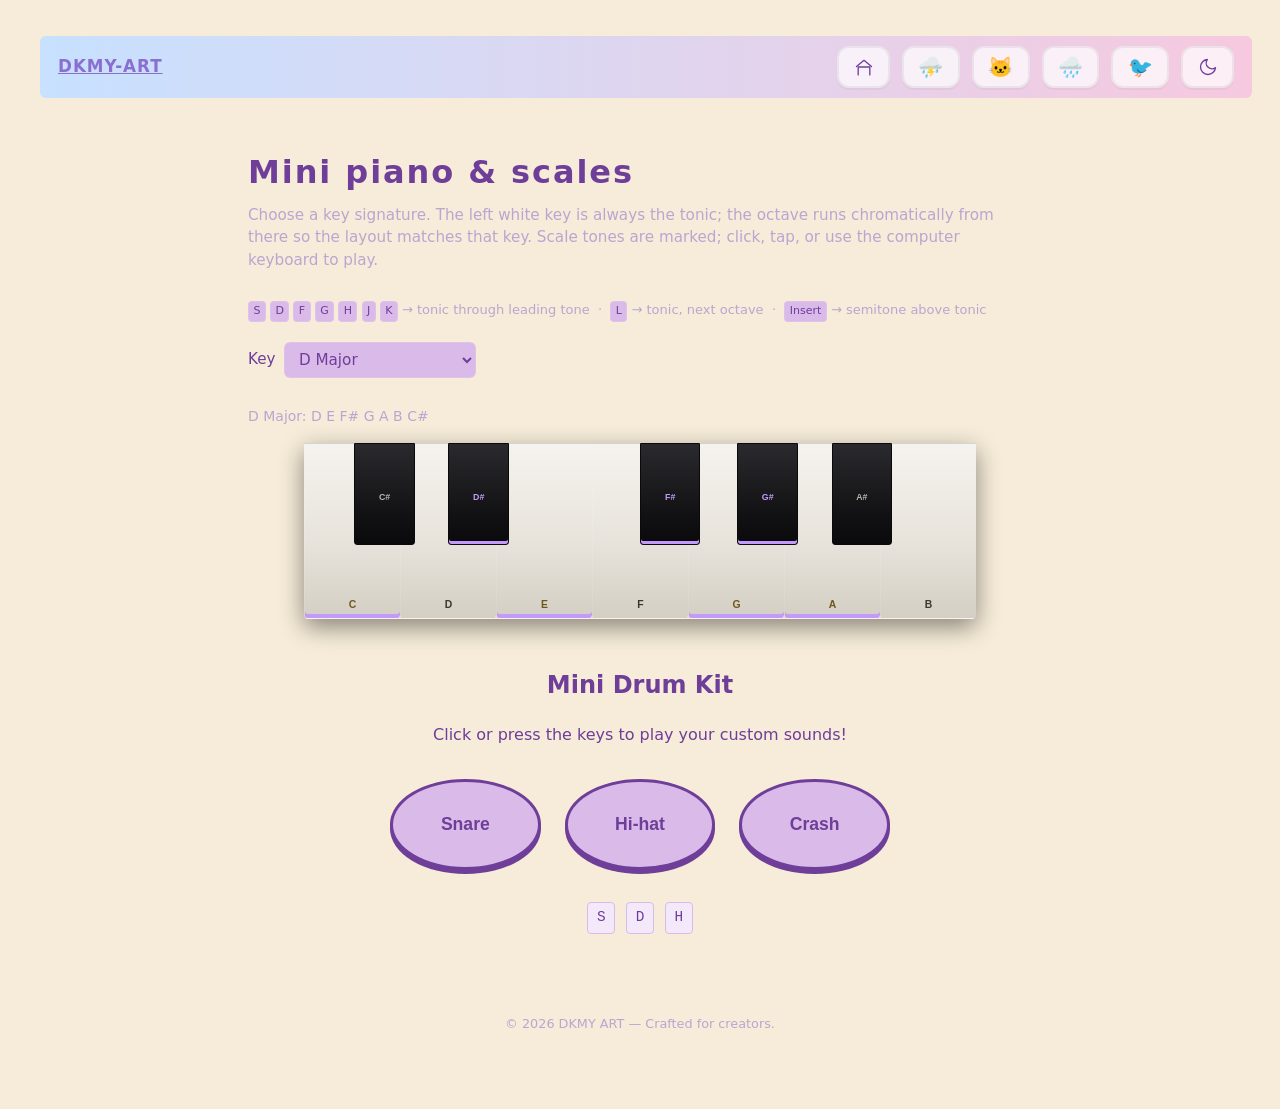
<file: music-maker.html>
<!DOCTYPE html>
<html lang="en">
  <head>
    <meta charset="UTF-8" />
    <meta name="viewport" content="width=device-width, initial-scale=1.0" />
    <title>Scale piano — DKMY ART</title>
    <link rel="stylesheet" href="styles.css" />
    <style>
    :root {
      /* LIGHT THEME (default) — matches the quiz */
      --bg: #F6ECD9; /* warm cream */
  --surface: #dabae9;
  --surface2: #dabae9;
      --text: #6E3E99; /* deep purple */
      --muted: #B9A6D1; /* soft lavender */
      --accent: #C19AFB;
      --brand-text: #8A6FD1;
      --radius: 14px;
      --font-ui: "DM Sans", system-ui, sans-serif;

      /* hero/panel/button variables */
      --brand-bar-gradient: linear-gradient(90deg,#C7E1FF,#F6C9DF);
      --title-color: #6E3E99;
      --subtitle-color: #B7A1D6;
  --panel-color: #dabae9; /* updated box color */
      --panel-radius: 56px;
      --btn-bg: linear-gradient(180deg,#F8D6B7,#F4C9A8);
      --btn-text: #E07A4C;
      --btn-shadow: rgba(224,122,76,0.14);
      --panel-inset-shadow: rgba(0,0,0,0.06);
    }

    .dark-mode {
      --bg: radial-gradient(1200px 800px at 20% -10%, #1a2340 0%, transparent 55%), radial-gradient(900px 600px at 100% 50%, #251838 0%, transparent 50%), #0f1219;
      --surface: #0f1117;
      --surface2: #151724;
      --text: #e8eaf0;
      --muted: #8b92a8;
      --accent: #7c9cff;
      --brand-bar-gradient: linear-gradient(90deg,#6f63a8,#7b63a8);
      --brand-text: #6b8cde;
      --title-color: #ffdfe9;
      --subtitle-color: #c6bfe0;
      --panel-color: #8f80b2;
      --btn-bg: linear-gradient(180deg,#dbeeff,#c7e0ff);
      --btn-text: #3b3b66;
      --btn-shadow: rgba(0,0,0,0.06);
      --panel-inset-shadow: rgba(0,0,0,0.06);
    }

  .dark-mode .brand-bar #home-btn { color: #6b8cde; }

    * { box-sizing: border-box; }

    body {
      margin: 0;
      min-height: 100vh;
      font-family: var(--font-ui);
      background: var(--bg);
      color: var(--text);
      line-height: 1.5;
    }

    .wrap {
      max-width: none;
      width: 100%;
      margin: 0;
      padding: 28px 28px 48px;
      min-height: 100vh;
    }

    header {
      text-align: left;
      margin-bottom: 0.5rem;
      padding-left: 12px;
      position: sticky;
      top: 0;
      z-index: 40;
      background: transparent;
      padding-top: 8px;
    }

    .theme-toggle {
      border-radius: 12px;
      padding: 0.55rem 0.9rem;
      background: rgba(255,255,255,0.7);
      color: var(--title-color);
      cursor: pointer;
      border: 2px solid rgba(0,0,0,0.06);
      display:inline-flex; align-items:center; justify-content:center;
      box-shadow: 0 2px 0 rgba(0,0,0,0.04);
      transition: transform 0.12s, box-shadow 0.12s, background 0.12s;
      font-size: 1.25rem; /* larger icon */
      line-height: 1;
    }
    .theme-toggle:hover { transform: translateY(-2px); box-shadow: 0 6px 14px rgba(0,0,0,0.06); }
    .theme-toggle:focus { outline: 3px solid rgba(124,156,255,0.18); outline-offset: 3px; }
    .sound-btn.active {
      background: var(--accent);
      color: white;
      transform: translateY(-1px);
      box-shadow: 0 4px 8px rgba(0,0,0,0.1);
    }

    .brand-bar { display:flex; align-items:center; justify-content:space-between; background: var(--brand-bar-gradient); padding: 10px 18px; border-radius: 6px; margin-bottom: 18px; color: var(--brand-text); font-weight:700; letter-spacing:0.06em; }
    .brand-bar .brand-name { font-family: 'Fredoka One', system-ui, sans-serif; font-size:1.05rem; color:var(--brand-text) }
    .brand-bar .brand-right { opacity:0.95; }

    footer { text-align: center; color: var(--muted); font-size: 0.8rem; margin-top: 1rem; padding-bottom: 28px; }

      .piano-page {
        max-width: 52rem;
        margin: 0 auto;
        padding: 2rem 1.5rem 3rem;
      }

      .piano-page h1 {
        margin: 0 0 0.5rem;
        font-size: clamp(1.5rem, 4vw, 2rem);
        font-weight: 600;
        letter-spacing: 0.06em;
      }

      .piano-page .lead {
        margin: 0 0 1.75rem;
        color: var(--muted);
        font-size: 0.95rem;
      }

      .controls {
        display: flex;
        flex-wrap: wrap;
        align-items: center;
        gap: 0.75rem 1.25rem;
        margin-bottom: 1.75rem;
      }

      .controls label {
        display: flex;
        align-items: center;
        gap: 0.5rem;
        font-size: 0.95rem;
        color: var(--text);
      }

      .controls select {
        font: inherit;
        color: var(--text);
        background: var(--surface);
        border: 1px solid rgba(255, 255, 255, 0.12);
        border-radius: 6px;
        padding: 0.45rem 2rem 0.45rem 0.65rem;
        min-width: 12rem;
        cursor: pointer;
      }

      .controls select:focus {
        outline: 2px solid var(--accent);
        outline-offset: 2px;
      }

      .scale-hint {
        margin: 0 0 1rem;
        font-size: 0.875rem;
        color: var(--muted);
        font-variant-numeric: tabular-nums;
      }

      .keyboard-hint {
        margin: 0 0 1.25rem;
        font-size: 0.8125rem;
        color: var(--muted);
        line-height: 1.5;
      }

      .keyboard-hint kbd {
        display: inline-block;
        padding: 0.1em 0.4em;
        font-size: 0.85em;
        font-family: inherit;
        color: var(--text);
        background: var(--surface);
        border: 1px solid rgba(255, 255, 255, 0.12);
        border-radius: 4px;
      }

      .piano-wrap {
        position: relative;
        width: 100%;
        max-width: 42rem;
        margin: 0 auto;
        user-select: none;
        -webkit-user-select: none;
      }

      .piano-keys {
        position: relative;
        display: flex;
        height: 11rem;
        border-radius: 0 0 6px 6px;
        overflow: visible;
        box-shadow: 0 8px 24px rgba(0, 0, 0, 0.45);
      }

      .key-white {
        flex: 1 1 0;
        min-width: 0;
        position: relative;
        z-index: 1;
        border: 1px solid rgba(255, 255, 255, 0.1);
        border-right: none;
        border-radius: 0 0 4px 4px;
        background: linear-gradient(180deg, #f5f3ef 0%, #e8e4dc 55%, #d4cfc4 100%);
        cursor: pointer;
        padding: 0;
        display: flex;
        flex-direction: column;
        justify-content: flex-end;
        align-items: center;
        padding-bottom: 0.5rem;
        font-size: 0.65rem;
        font-weight: 600;
        color: #3a3835;
        transition: background 0.08s ease, transform 0.06s ease;
      }

      .piano-keys .key-white:last-child {
        border-right: 1px solid rgba(255, 255, 255, 0.1);
      }

      .key-white:hover {
        background: linear-gradient(180deg, #fffefb 0%, #f0ebe3 55%, #ddd8ce 100%);
      }

      .key-white:active,
      .key-white.is-active {
        background: linear-gradient(180deg, #e0ddd6 0%, #d0ccc2 100%);
        transform: translateY(1px);
      }

      .key-white.in-scale {
        box-shadow: inset 0 -4px 0 0 var(--accent);
      }

      .key-white.in-scale .key-label {
        color: #6b5a1a;
      }

      .key-black {
        position: absolute;
        z-index: 2;
        top: 0;
        width: 9%;
        height: 58%;
        border: 1px solid #0a0a0a;
        border-radius: 0 0 3px 3px;
        background: linear-gradient(180deg, #2a2a2e 0%, #121214 70%, #0a0a0c 100%);
        cursor: pointer;
        padding: 0;
        padding-top: 0.35rem;
        font-size: 0.55rem;
        font-weight: 600;
        color: #b8b4ac;
        transition: background 0.08s ease, transform 0.06s ease;
      }

      .key-black:hover {
        background: linear-gradient(180deg, #3a3a42 0%, #1a1a1e 70%, #101012 100%);
      }

      .key-black:active,
      .key-black.is-active {
        background: linear-gradient(180deg, #1a1a1e 0%, #0a0a0c 100%);
        transform: translateY(1px);
      }

      .key-black.in-scale {
        box-shadow: inset 0 -3px 0 0 var(--accent);
      }

      .key-black.in-scale .key-label {
        color: var(--accent);
      }

      .key-label {
        pointer-events: none;
      }

      /* Black key horizontal positions (% of piano width), centered between white pairs */
      .kb-0 {
        left: 7.5%;
      }
      .kb-1 {
        left: 21.5%;
      }
      .kb-2 {
        left: 50%;
      }
      .kb-3 {
        left: 64.5%;
      }
      .kb-4 {
        left: 78.5%;
      }

      .sr-only {
        position: absolute;
        width: 1px;
        height: 1px;
        padding: 0;
        margin: -1px;
        overflow: hidden;
        clip: rect(0, 0, 0, 0);
        white-space: nowrap;
        border: 0;
      }

      .drum-section {
        margin-top: 3rem;
        text-align: center;
      }

      .drum-kit {
        display: grid;
        grid-template-columns: repeat(3, 1fr);
        gap: 1.5rem;
        max-width: 500px;
        margin: 2rem auto;
      }

      .drum {
        padding: 2rem 1rem;
        border-radius: 50%;
        background: var(--panel-color);
        border: 3px solid var(--text);
        font-weight: bold;
        cursor: pointer;
        transition: all 0.1s ease;
        font-size: 1.1rem;
        color: var(--text);
        outline: none;
        box-shadow: 0 4px 0px var(--text);
      }

      .drum:hover {
        transform: translateY(-2px);
        box-shadow: 0 6px 0px var(--text);
        background: #e5ccf3;
      }

      .drum.active {
        transform: translateY(4px);
        box-shadow: 0 0px 0px var(--text);
        background: #c8a2e0;
      }

      .drum-keyboard-hint {
        margin-top: 2rem;
        color: #8A6FD1;
      }

      .drum-keyboard-hint kbd {
        display: inline-block;
        padding: 0.3em 0.6em;
        font-size: 0.9em;
        color: var(--text);
        background: #f3e9fa;
        border: 1px solid #dabae9;
        border-radius: 4px;
        margin: 0 0.2em;
      }
    </style>
  </head>
  <body>
    <div class="wrap">
    <header>
      <div class="brand-bar" style="width:100%; display:flex; align-items:center; justify-content:space-between;">
        <a class="brand-name" href="index.html" aria-label="Home">DKMY-ART</a>
        <div style="display:flex; align-items:center; gap:12px;">
          <button id="home-btn" class="theme-toggle" aria-label="Go home">
            <svg width="20" height="20" viewBox="0 0 24 24" fill="none" xmlns="http://www.w3.org/2000/svg" aria-hidden="true" focusable="false">
              <path d="M3 11.5L12 4l9 7.5" stroke="currentColor" stroke-width="1.6" stroke-linecap="round" stroke-linejoin="round" fill="none" />
              <path d="M5 21.5V12h14v9.5" stroke="currentColor" stroke-width="1.6" stroke-linecap="round" stroke-linejoin="round" fill="none" />
            </svg>
          </button>
          <button id="sound-thunder" class="sound-btn theme-toggle" data-sound="thunder" aria-label="Thunder" title="Thunder">⛈️</button>
          <button id="sound-cat" class="sound-btn theme-toggle" data-sound="cat" aria-label="Cat meows" title="Cat meows">🐱</button>
          <button id="sound-rain" class="sound-btn theme-toggle" data-sound="rain" aria-label="Rain" title="Rain">🌧️</button>
          <button id="sound-birds" class="sound-btn theme-toggle" data-sound="birds" aria-label="Forest birds" title="Forest birds">🐦</button>
          <button id="theme-toggle" class="theme-toggle" aria-label="Toggle theme">
            <svg class="sun-icon" width="20" height="20" viewBox="0 0 24 24" fill="none" xmlns="http://www.w3.org/2000/svg" aria-hidden="true" focusable="false" style="display: none;">
              <circle cx="12" cy="13" r="8" stroke="currentColor" stroke-width="1.6" fill="none"/>
              <path d="M12 1v6m0 12v4" stroke="currentColor" stroke-width="1.6" stroke-linecap="round"/>
              <path d="M4.22 4.22l4.24 4.24M15.54 15.54l4.24 4.24" stroke="currentColor" stroke-width="1.6" stroke-linecap="round"/>
              <path d="M1 12h6m12 0h4" stroke="currentColor" stroke-width="1.6" stroke-linecap="round"/>
              <path d="M4.22 19.78l4.24-4.24M15.54 8.46l4.24-4.24" stroke="currentColor" stroke-width="1.6" stroke-linecap="round"/>
            </svg>
            <svg class="moon-icon" width="20" height="20" viewBox="0 0 24 24" fill="none" xmlns="http://www.w3.org/2000/svg" aria-hidden="true" focusable="false" style="display: block;">
              <path d="M21 12.79A9 9 0 1111.21 3 7 7 0 0021 12.79z" stroke="currentColor" stroke-width="1.6" fill="none" stroke-linecap="round" stroke-linejoin="round"/>
            </svg>
          </button>
        </div>
      </div>
    </header>

    <main class="piano-page">
      <h1>Mini piano &amp; scales</h1>
      <p class="lead">
        Choose a key signature. The left white key is always the tonic; the octave runs chromatically from
        there so the layout matches that key. Scale tones are marked; click, tap, or use the
        computer keyboard to play.
      </p>
      <p class="keyboard-hint" id="keyboard-hint">
        <kbd>S</kbd> <kbd>D</kbd> <kbd>F</kbd> <kbd>G</kbd> <kbd>H</kbd> <kbd>J</kbd>
        <kbd>K</kbd> → tonic through leading tone &nbsp;·&nbsp; <kbd>L</kbd> → tonic, next octave
        &nbsp;·&nbsp; <kbd>Insert</kbd> → semitone above tonic
      </p>

      <div class="controls">
        <label for="scale-select">
          <span>Key</span>
          <select id="scale-select" aria-describedby="scale-hint"></select>
        </label>
      </div>
      <p id="scale-hint" class="scale-hint" aria-live="polite"></p>

      <div class="piano-wrap">
        <div
          class="piano-keys"
          id="piano-keys"
          role="group"
          aria-label="One chromatic octave from the scale tonic"
        ></div>
      </div>

      <section class="drum-section">
        <h2>Mini Drum Kit</h2>
        <p>Click or press the keys to play your custom sounds!</p>

        <div class="drum-kit">
          <button class="drum" data-key="S">Snare</button>
          <button class="drum" data-key="D">Hi-hat</button>
          <button class="drum" data-key="H">Crash</button>
        </div>

        <p class="drum-keyboard-hint">
          <kbd>S</kbd> <kbd>D</kbd> <kbd>H</kbd>
        </p>
      </section>
    </main>

    <footer>© <span id="year"></span> DKMY ART — Crafted for creators.</footer>
    </div>

    <script>
      // Theme toggle
      const themeToggle = document.getElementById('theme-toggle');
      const body = document.body;

      themeToggle.addEventListener('click', () => {
        body.classList.toggle('dark-mode');
        themeToggle.textContent = body.classList.contains('dark-mode') ? '☀️' : '🌙';
      });

      // Home button
      document.getElementById('home-btn').addEventListener('click', () => {
        window.location.href = 'index.html';
      });

      // Set year
      document.getElementById('year').textContent = new Date().getFullYear();

      // Music Maker JavaScript
      (function () {
        "use strict";

        // Audio context and synthesizer
        let audioContext = null;
        let masterGain = null;

        function initAudio() {
          if (audioContext) return audioContext;
          audioContext = new (window.AudioContext || window.webkitAudioContext)();
          masterGain = audioContext.createGain();
          masterGain.gain.value = 0.6;
          masterGain.connect(audioContext.destination);
          return audioContext;
        }

        function playNote(frequency, duration = 0.5) {
          const ctx = initAudio();
          const oscillator = ctx.createOscillator();
          const gainNode = ctx.createGain();

          oscillator.frequency.value = frequency;
          oscillator.type = 'sine';

          gainNode.gain.setValueAtTime(0.2, ctx.currentTime);
          gainNode.gain.exponentialRampToValueAtTime(0.01, ctx.currentTime + duration);

          oscillator.connect(gainNode);
          gainNode.connect(masterGain);

          oscillator.start(ctx.currentTime);
          oscillator.stop(ctx.currentTime + duration);
        }

        // Musical scales and notes
        const NOTES = ['C', 'C#', 'D', 'D#', 'E', 'F', 'F#', 'G', 'G#', 'A', 'A#', 'B'];
        const SCALE_OPTIONS = {
          'D Major': { root: 2, intervals: [0, 2, 4, 5, 7, 9, 11] }, // D
          'A Minor': { root: 9, intervals: [0, 2, 3, 5, 7, 8, 10] }, // A
          'E Minor': { root: 4, intervals: [0, 2, 3, 5, 7, 8, 10] }, // E
          'F Major': { root: 5, intervals: [0, 2, 4, 5, 7, 9, 11] }, // F
          'G Major': { root: 7, intervals: [0, 2, 4, 5, 7, 9, 11] }, // G
          'B Minor': { root: 11, intervals: [0, 2, 3, 5, 7, 8, 10] }, // B
          'C Minor': { root: 0, intervals: [0, 2, 3, 5, 7, 8, 10] }  // C
        };

        // DOM elements
        const scaleSelect = document.getElementById('scale-select');
        const scaleHint = document.getElementById('scale-hint');
        const pianoKeys = document.getElementById('piano-keys');
        const keyboardHint = document.getElementById('keyboard-hint');

        let currentScale = 'D Major';
        let currentRoot = 2; // D
        let activeKeys = new Set();

        // Create piano keys
        function createPianoKeys() {
          pianoKeys.innerHTML = '';

          // White keys (7 keys for one octave)
          const whiteKeys = ['C', 'D', 'E', 'F', 'G', 'A', 'B'];
          whiteKeys.forEach((note, index) => {
            const key = document.createElement('button');
            key.className = 'key-white';
            key.setAttribute('data-note', index);
            key.setAttribute('aria-label', `${note} key`);
            key.innerHTML = `<span class="key-label">${note}</span>`;
            pianoKeys.appendChild(key);
          });

          // Black keys (5 keys)
          const blackKeyPositions = [0, 1, 3, 4, 5]; // Positions between white keys
          blackKeyPositions.forEach((pos, index) => {
            const key = document.createElement('button');
            key.className = `key-black kb-${index}`;
            key.setAttribute('data-note', pos + 1); // C#=1, D#=3, F#=6, G#=8, A#=10
            const noteNames = ['C#', 'D#', 'F#', 'G#', 'A#'];
            key.setAttribute('aria-label', `${noteNames[index]} key`);
            key.innerHTML = `<span class="key-label">${noteNames[index]}</span>`;
            pianoKeys.appendChild(key);
          });
        }

        // Update scale display
        function updateScaleDisplay() {
          const scaleData = SCALE_OPTIONS[currentScale];
          const rootNote = NOTES[scaleData.root];

          // Update hint
          scaleHint.textContent = `${currentScale}: ${scaleData.intervals.map(interval => NOTES[(scaleData.root + interval) % 12]).join(' ')}`;

          // Mark keys in scale
          document.querySelectorAll('.key-white, .key-black').forEach(key => {
            const noteIndex = parseInt(key.getAttribute('data-note'));
            const isInScale = scaleData.intervals.includes(noteIndex);
            key.classList.toggle('in-scale', isInScale);
          });
        }

        // Play note
        function playKeyNote(keyElement) {
          const noteIndex = parseInt(keyElement.getAttribute('data-note'));
          const scaleData = SCALE_OPTIONS[currentScale];
          const frequency = 261.63 * Math.pow(2, (scaleData.root + noteIndex) / 12); // C4 = 261.63 Hz
          playNote(frequency);

          // Visual feedback
          keyElement.classList.add('is-active');
          setTimeout(() => keyElement.classList.remove('is-active'), 150);
        }

        // Keyboard mapping
        const keyMap = {
          'KeyS': 0, // C
          'KeyD': 2, // D
          'KeyF': 4, // E
          'KeyG': 5, // F
          'KeyH': 7, // G
          'KeyJ': 9, // A
          'KeyK': 11, // B
          'KeyL': 12, // C (next octave)
          'Insert': 1  // C#
        };

        // Event listeners
        function setupEventListeners() {
          // Scale selection
          scaleSelect.addEventListener('change', (e) => {
            currentScale = e.target.value;
            updateScaleDisplay();
          });

          // Piano key clicks
          pianoKeys.addEventListener('click', (e) => {
            const key = e.target.closest('.key-white, .key-black');
            if (key) {
              playKeyNote(key);
            }
          });

          // Keyboard events
          document.addEventListener('keydown', (e) => {
            if (e.target.tagName === 'SELECT') return; // Don't interfere with select dropdown

            const noteIndex = keyMap[e.code];
            if (noteIndex !== undefined && !activeKeys.has(e.code)) {
              activeKeys.add(e.code);
              const scaleData = SCALE_OPTIONS[currentScale];
              const frequency = 261.63 * Math.pow(2, (scaleData.root + noteIndex) / 12);
              playNote(frequency);

              // Visual feedback for corresponding piano key
              const keyElement = document.querySelector(`[data-note="${noteIndex}"]`);
              if (keyElement) {
                keyElement.classList.add('is-active');
              }
            }
          });

          document.addEventListener('keyup', (e) => {
            if (activeKeys.has(e.code)) {
              activeKeys.delete(e.code);
              const noteIndex = keyMap[e.code];
              const keyElement = document.querySelector(`[data-note="${noteIndex}"]`);
              if (keyElement) {
                keyElement.classList.remove('is-active');
              }
            }
          });
        }

        // Initialize
        function init() {
          // Populate scale select
          Object.keys(SCALE_OPTIONS).forEach(scaleName => {
            const option = document.createElement('option');
            option.value = scaleName;
            option.textContent = scaleName;
            scaleSelect.appendChild(option);
          });
          scaleSelect.value = currentScale;

          createPianoKeys();
          updateScaleDisplay();
          setupEventListeners();
        }

        // Start when page loads
        init();
      })();

// Ambient sound controls using Web Audio API and audio files
    const activeSounds = new Map(); // Track active sound sources
    
    // Pre-load audio files
    const audioFiles = {
      ocean: null, // Keep synthesized
      thunder: 'juliush-heavy-rain-nature-sounds-8186.mp3',
      cat: 'geoffharvey-fat-cat-374614.mp3',
      rain: 'liecio-calming-rain-257596.mp3',
      birds: 'musicword-bird-flight-236928.mp3'
    };

    let audioCtx = null;

    function getOrCreateAudioContext() {
      if (!audioCtx) {
        audioCtx = new (window.AudioContext || window.webkitAudioContext)();
      }
      return audioCtx;
    }

    function stopSound(soundType) {
      if (activeSounds.has(soundType)) {
        const soundData = activeSounds.get(soundType);
        
        if (soundData.isAudioElement) {
          // For audio file
          soundData.audio.pause();
          soundData.audio.currentTime = 0;
        } else {
          // For Web Audio API
          soundData.oscillators.forEach(osc => osc.stop());
          soundData.noises.forEach(noise => noise.stop());
        }
        activeSounds.delete(soundType);
      }
    }

    function generateOcean() {
      const ctx = getOrCreateAudioContext();
      const oscillators = [];
      const noises = [];

      // Create wave-like effect with low frequency noise
      const noise = ctx.createBufferSource();
      const buffer = ctx.createBuffer(1, ctx.sampleRate * 2, ctx.sampleRate);
      const data = buffer.getChannelData(0);
      for (let i = 0; i < buffer.length; i++) data[i] = Math.random() * 2 - 1;
      noise.buffer = buffer;
      noise.loop = true;

      const filter = ctx.createBiquadFilter();
      filter.type = 'lowpass';
      filter.frequency.value = 200;
      filter.Q.value = 0.3;

      const gain = ctx.createGain();
      gain.gain.value = 0.15;

      noise.connect(filter);
      filter.connect(gain);
      gain.connect(ctx.destination);
      noise.start();
      noises.push(noise);

      return { oscillators, noises, isAudioElement: false };
    }

    function playAudioFile(soundType) {
      // Create a fresh audio instance for each playback
      const audio = new Audio(audioFiles[soundType]);
      if (!audio) return null;

      audio.loop = true;
      audio.currentTime = 0;
      audio.play().catch(err => console.log('Audio play error:', err));

      return { audio, isAudioElement: true };
    }

    function generateThunder() {
      return playAudioFile('thunder');
    }

    function generateCat() {
      return playAudioFile('cat');
    }

    function generateRain() {
      return playAudioFile('rain');
    }

    function generateBirds() {
      return playAudioFile('birds');
      }

      const soundGenerators = {
        ocean: generateOcean,
        thunder: generateThunder,
        cat: generateCat,
        rain: generateRain,
        birds: generateBirds
      };

      const soundButtons = document.querySelectorAll('.sound-btn');

      soundButtons.forEach(button => {
        button.addEventListener('click', () => {
          const soundType = button.dataset.sound;

          if (activeSounds.has(soundType)) {
            // Stop the sound
            stopSound(soundType);
            button.classList.remove('active');
          } else {
            // Stop any other playing sounds
            activeSounds.forEach((_, type) => {
              stopSound(type);
              const otherBtn = document.querySelector(`[data-sound="${type}"]`);
              if (otherBtn) otherBtn.classList.remove('active');
            });

            // Play the new sound
            const generator = soundGenerators[soundType];
            if (generator) {
              const soundData = generator();
              activeSounds.set(soundType, soundData);
              button.classList.add('active');
            }
          }
        });
      });

      // Drum Kit Synthesizer
      const drumAudioContext = audioCtx || new (window.AudioContext || window.webkitAudioContext)();


      function playSnare() {
        const now = drumAudioContext.currentTime;
        const noise = drumAudioContext.createBufferSource();
        const buffer = drumAudioContext.createBuffer(1, drumAudioContext.sampleRate * 0.2, drumAudioContext.sampleRate);
        const data = buffer.getChannelData(0);
        for (let i = 0; i < buffer.length; i++) data[i] = Math.random() * 2 - 1;
        
        noise.buffer = buffer;
        const gain = drumAudioContext.createGain();
        noise.connect(gain);
        gain.connect(drumAudioContext.destination);
        gain.gain.setValueAtTime(0.5, now);
        gain.gain.exponentialRampToValueAtTime(0.01, now + 0.2);
        
        noise.start(now);
        noise.stop(now + 0.2);
      }

      function playHiHat() {
        const now = drumAudioContext.currentTime;
        const noise = drumAudioContext.createBufferSource();
        const buffer = drumAudioContext.createBuffer(1, drumAudioContext.sampleRate * 0.1, drumAudioContext.sampleRate);
        const data = buffer.getChannelData(0);
        for (let i = 0; i < buffer.length; i++) data[i] = Math.random() * 2 - 1;
        
        noise.buffer = buffer;
        const filter = drumAudioContext.createBiquadFilter();
        filter.type = 'highpass';
        filter.frequency.value = 8000;
        
        const gain = drumAudioContext.createGain();
        noise.connect(filter);
        filter.connect(gain);
        gain.connect(drumAudioContext.destination);
        gain.gain.setValueAtTime(0.3, now);
        gain.gain.exponentialRampToValueAtTime(0.01, now + 0.1);
        
        noise.start(now);
        noise.stop(now + 0.1);
      }

      function playCrash() {
        const now = drumAudioContext.currentTime;
        const noise = drumAudioContext.createBufferSource();
        const buffer = drumAudioContext.createBuffer(1, drumAudioContext.sampleRate * 0.8, drumAudioContext.sampleRate);
        const data = buffer.getChannelData(0);
        for (let i = 0; i < buffer.length; i++) data[i] = Math.random() * 2 - 1;
        
        noise.buffer = buffer;
        const filter = drumAudioContext.createBiquadFilter();
        filter.type = 'highpass';
        filter.frequency.value = 5000;
        
        const gain = drumAudioContext.createGain();
        noise.connect(filter);
        filter.connect(gain);
        gain.connect(drumAudioContext.destination);
        gain.gain.setValueAtTime(0.6, now);
        gain.gain.exponentialRampToValueAtTime(0.01, now + 0.8);
        
        noise.start(now);
        noise.stop(now + 0.8);
      }

      const drumSounds = {
        S: playSnare,
        D: playHiHat,
        H: playCrash
      };

      function playDrum(key) {
        const soundFunc = drumSounds[key.toUpperCase()];
        if (!soundFunc) return;

        soundFunc();

        // Visual feedback
        const btn = document.querySelector(`.drum[data-key="${key.toUpperCase()}"]`);
        if (btn) {
          btn.classList.add('active');
          setTimeout(() => btn.classList.remove('active'), 100);
        }
      }

      // Drum button click listeners
      document.querySelectorAll('.drum').forEach(btn => {
        btn.addEventListener('click', () => playDrum(btn.dataset.key));
      });

      // Drum keyboard listeners
      document.addEventListener('keydown', e => {
        const key = e.key.toUpperCase();
        if (drumSounds[key]) {
          playDrum(key);
          e.preventDefault();
        }
      });
    </script>

  <!-- Ambient Sound Audio Elements -->
  <audio id="sound-ocean" preload="none" loop>
    <source src="https://www.soundjay.com/misc/sounds/ocean-wave-1.mp3" type="audio/mpeg">
    <source src="https://www.soundjay.com/misc/sounds/ocean-wave-1.wav" type="audio/wav">
  </audio>
  <audio id="sound-thunder" preload="none" loop>
    <source src="https://www.soundjay.com/misc/sounds/thunder-01.mp3" type="audio/mpeg">
    <source src="https://www.soundjay.com/misc/sounds/thunder-01.wav" type="audio/wav">
  </audio>
  <audio id="sound-cat" preload="none" loop>
    <source src="https://www.soundjay.com/misc/sounds/cat-meow-01.mp3" type="audio/mpeg">
    <source src="https://www.soundjay.com/misc/sounds/cat-meow-01.wav" type="audio/wav">
  </audio>
  <audio id="sound-rain" preload="none" loop>
    <source src="https://www.soundjay.com/misc/sounds/rain-01.mp3" type="audio/mpeg">
    <source src="https://www.soundjay.com/misc/sounds/rain-01.wav" type="audio/wav">
  </audio>
  <audio id="sound-birds" preload="none" loop>
    <source src="https://www.soundjay.com/misc/sounds/birds-01.mp3" type="audio/mpeg">
    <source src="https://www.soundjay.com/misc/sounds/birds-01.wav" type="audio/wav">
  </audio>
  </body>
</html>
</file>
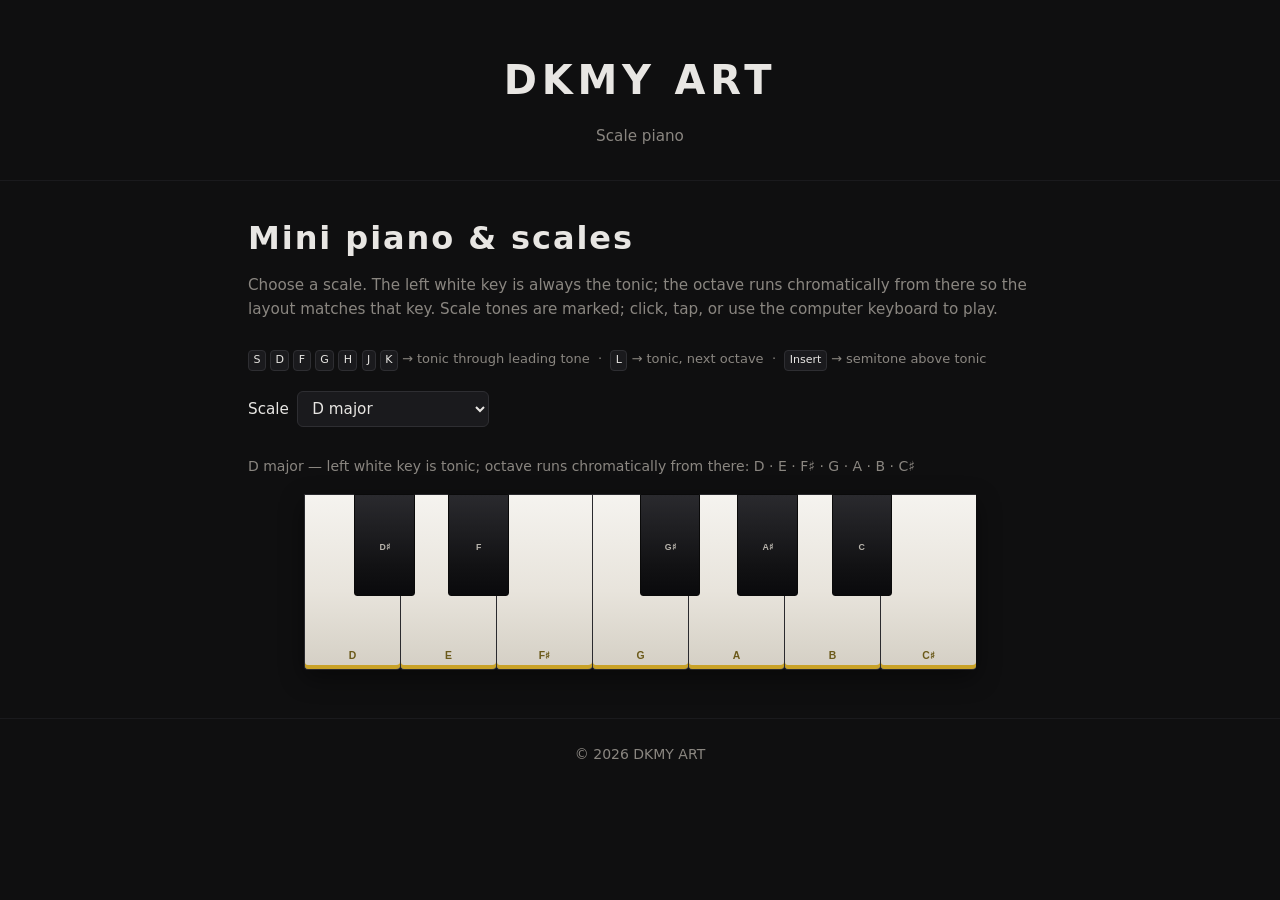
<file: piano-scale.html>
<!DOCTYPE html>
<html lang="en">
  <head>
    <meta charset="UTF-8" />
    <meta name="viewport" content="width=device-width, initial-scale=1.0" />
    <title>Scale piano — DKMY ART</title>
    <link rel="stylesheet" href="styles.css" />
    <style>
      .piano-page {
        max-width: 52rem;
        margin: 0 auto;
        padding: 2rem 1.5rem 3rem;
      }

      .piano-page h1 {
        margin: 0 0 0.5rem;
        font-size: clamp(1.5rem, 4vw, 2rem);
        font-weight: 600;
        letter-spacing: 0.06em;
      }

      .piano-page .lead {
        margin: 0 0 1.75rem;
        color: var(--muted);
        font-size: 0.95rem;
      }

      .controls {
        display: flex;
        flex-wrap: wrap;
        align-items: center;
        gap: 0.75rem 1.25rem;
        margin-bottom: 1.75rem;
      }

      .controls label {
        display: flex;
        align-items: center;
        gap: 0.5rem;
        font-size: 0.95rem;
        color: var(--text);
      }

      .controls select {
        font: inherit;
        color: var(--text);
        background: var(--surface);
        border: 1px solid #2e2e32;
        border-radius: 6px;
        padding: 0.45rem 2rem 0.45rem 0.65rem;
        min-width: 12rem;
        cursor: pointer;
      }

      .controls select:focus {
        outline: 2px solid var(--accent);
        outline-offset: 2px;
      }

      .scale-hint {
        margin: 0 0 1rem;
        font-size: 0.875rem;
        color: var(--muted);
        font-variant-numeric: tabular-nums;
      }

      .keyboard-hint {
        margin: 0 0 1.25rem;
        font-size: 0.8125rem;
        color: var(--muted);
        line-height: 1.5;
      }

      .keyboard-hint kbd {
        display: inline-block;
        padding: 0.1em 0.4em;
        font-size: 0.85em;
        font-family: inherit;
        color: var(--text);
        background: var(--surface);
        border: 1px solid #2e2e32;
        border-radius: 4px;
      }

      .piano-wrap {
        position: relative;
        width: 100%;
        max-width: 42rem;
        margin: 0 auto;
        user-select: none;
        -webkit-user-select: none;
      }

      .piano-keys {
        position: relative;
        display: flex;
        height: 11rem;
        border-radius: 0 0 6px 6px;
        overflow: visible;
        box-shadow: 0 8px 24px rgba(0, 0, 0, 0.45);
      }

      .key-white {
        flex: 1 1 0;
        min-width: 0;
        position: relative;
        z-index: 1;
        border: 1px solid #2a2a2e;
        border-right: none;
        border-radius: 0 0 4px 4px;
        background: linear-gradient(180deg, #f5f3ef 0%, #e8e4dc 55%, #d4cfc4 100%);
        cursor: pointer;
        padding: 0;
        display: flex;
        flex-direction: column;
        justify-content: flex-end;
        align-items: center;
        padding-bottom: 0.5rem;
        font-size: 0.65rem;
        font-weight: 600;
        color: #3a3835;
        transition: background 0.08s ease, transform 0.06s ease;
      }

      .piano-keys .key-white:last-child {
        border-right: 1px solid #2a2a2e;
      }

      .key-white:hover {
        background: linear-gradient(180deg, #fffefb 0%, #f0ebe3 55%, #ddd8ce 100%);
      }

      .key-white:active,
      .key-white.is-active {
        background: linear-gradient(180deg, #e0ddd6 0%, #d0ccc2 100%);
        transform: translateY(1px);
      }

      .key-white.in-scale {
        box-shadow: inset 0 -4px 0 0 var(--accent);
      }

      .key-white.in-scale .key-label {
        color: #6b5a1a;
      }

      .key-black {
        position: absolute;
        z-index: 2;
        top: 0;
        width: 9%;
        height: 58%;
        border: 1px solid #0a0a0a;
        border-radius: 0 0 3px 3px;
        background: linear-gradient(180deg, #2a2a2e 0%, #121214 70%, #0a0a0c 100%);
        cursor: pointer;
        padding: 0;
        padding-top: 0.35rem;
        font-size: 0.55rem;
        font-weight: 600;
        color: #b8b4ac;
        transition: background 0.08s ease, transform 0.06s ease;
      }

      .key-black:hover {
        background: linear-gradient(180deg, #3a3a42 0%, #1a1a1e 70%, #101012 100%);
      }

      .key-black:active,
      .key-black.is-active {
        background: linear-gradient(180deg, #1a1a1e 0%, #0a0a0c 100%);
        transform: translateY(1px);
      }

      .key-black.in-scale {
        box-shadow: inset 0 -3px 0 0 var(--accent);
      }

      .key-black.in-scale .key-label {
        color: var(--accent);
      }

      .key-label {
        pointer-events: none;
      }

      /* Black key horizontal positions (% of piano width), centered between white pairs */
      .kb-0 {
        left: 7.5%;
      }
      .kb-1 {
        left: 21.5%;
      }
      .kb-2 {
        left: 50%;
      }
      .kb-3 {
        left: 64.5%;
      }
      .kb-4 {
        left: 78.5%;
      }

      .sr-only {
        position: absolute;
        width: 1px;
        height: 1px;
        padding: 0;
        margin: -1px;
        overflow: hidden;
        clip: rect(0, 0, 0, 0);
        white-space: nowrap;
        border: 0;
      }
    </style>
  </head>
  <body>
    <header class="site-header">
      <h1 class="logo">DKMY ART</h1>
      <p class="tagline">Scale piano</p>
    </header>

    <main class="piano-page">
      <h1>Mini piano &amp; scales</h1>
      <p class="lead">
        Choose a scale. The left white key is always the tonic; the octave runs chromatically from
        there so the layout matches that key. Scale tones are marked; click, tap, or use the
        computer keyboard to play.
      </p>
      <p class="keyboard-hint" id="keyboard-hint">
        <kbd>S</kbd> <kbd>D</kbd> <kbd>F</kbd> <kbd>G</kbd> <kbd>H</kbd> <kbd>J</kbd>
        <kbd>K</kbd> → tonic through leading tone &nbsp;·&nbsp; <kbd>L</kbd> → tonic, next octave
        &nbsp;·&nbsp; <kbd>Insert</kbd> → semitone above tonic
      </p>

      <div class="controls">
        <label for="scale-select">
          <span>Scale</span>
          <select id="scale-select" aria-describedby="scale-hint"></select>
        </label>
      </div>
      <p id="scale-hint" class="scale-hint" aria-live="polite"></p>

      <div class="piano-wrap">
        <div
          class="piano-keys"
          id="piano-keys"
          role="group"
          aria-label="One chromatic octave from the scale tonic"
        ></div>
      </div>
    </main>

    <footer class="site-footer">
      <p>&copy; <span id="year"></span> DKMY ART</p>
    </footer>

    <script>
      (function () {
        const NOTE_NAMES = [
          "C",
          "C♯",
          "D",
          "D♯",
          "E",
          "F",
          "F♯",
          "G",
          "G♯",
          "A",
          "A♯",
          "B",
        ];

        /** Semitone steps from tonic along one chromatic octave (keyboard layout). */
        const MAJOR_CHROMATIC = [0, 2, 4, 5, 7, 9, 11];
        const NATURAL_MINOR_CHROMATIC = [0, 2, 3, 5, 7, 8, 10];

        /**
         * Only these scales. value → option id; root = pitch class 0–11; mode sets which
         * chromatic steps (from tonic) count as “in scale” for the gold bar.
         */
        const SCALES = [
          { value: "d-major", label: "D major", root: 2, mode: "major" },
          { value: "a-minor", label: "A minor", root: 9, mode: "minor" },
          { value: "e-minor", label: "E minor", root: 4, mode: "minor" },
          { value: "f-major", label: "F major", root: 5, mode: "major" },
          { value: "g-major", label: "G major", root: 7, mode: "major" },
          { value: "b-minor", label: "B minor", root: 11, mode: "minor" },
          { value: "c-minor", label: "C minor", root: 0, mode: "minor" },
        ];

        const MIDI_C4 = 60;

        /** White keys: chromatic step from tonic (0 = leftmost white). */
        const WHITE_OFFSETS = [0, 2, 4, 5, 7, 9, 11];
        /** Black keys: chromatic step from tonic. */
        const BLACK_OFFSETS = [1, 3, 6, 8, 10];

        function getScaleByValue(value) {
          return SCALES.find((s) => s.value === value) || SCALES[0];
        }

        function chromaticStepsInScale(mode) {
          return mode === "major" ? MAJOR_CHROMATIC : NATURAL_MINOR_CHROMATIC;
        }

        function rootMidiForScale(root) {
          return MIDI_C4 + root;
        }

        function midiToLabel(midi) {
          const pc = ((midi % 12) + 12) % 12;
          const octave = Math.floor(midi / 12) - 1;
          return NOTE_NAMES[pc] + " " + octave;
        }

        let audioCtx = null;

        function getAudioContext() {
          if (!audioCtx) {
            audioCtx = new (window.AudioContext || window.webkitAudioContext)();
          }
          return audioCtx;
        }

        function playMidiNote(midi, durationSec) {
          const ctx = getAudioContext();
          const t0 = ctx.currentTime;
          const freq = 440 * Math.pow(2, (midi - 69) / 12);
          const osc = ctx.createOscillator();
          const gain = ctx.createGain();
          osc.type = "triangle";
          osc.frequency.setValueAtTime(freq, t0);
          gain.gain.setValueAtTime(0, t0);
          gain.gain.linearRampToValueAtTime(0.18, t0 + 0.01);
          gain.gain.exponentialRampToValueAtTime(0.001, t0 + durationSec);
          osc.connect(gain);
          gain.connect(ctx.destination);
          osc.start(t0);
          osc.stop(t0 + durationSec + 0.05);
        }

        function buildScaleOptions(selectEl) {
          const frag = document.createDocumentFragment();
          for (let i = 0; i < SCALES.length; i++) {
            const s = SCALES[i];
            const opt = document.createElement("option");
            opt.value = s.value;
            opt.textContent = s.label;
            frag.appendChild(opt);
          }
          selectEl.appendChild(frag);
          selectEl.value = SCALES[0].value;
        }

        function buildPiano(container) {
          container.innerHTML = "";
          const whiteKeys = [];
          const blackKeys = [];

          for (let i = 0; i < WHITE_OFFSETS.length; i++) {
            const chromatic = WHITE_OFFSETS[i];
            const btn = document.createElement("button");
            btn.type = "button";
            btn.className = "key-white";
            btn.dataset.chromatic = String(chromatic);
            btn.innerHTML = '<span class="key-label" aria-hidden="true"></span>';
            whiteKeys.push(btn);
            container.appendChild(btn);
          }

          for (let i = 0; i < BLACK_OFFSETS.length; i++) {
            const chromatic = BLACK_OFFSETS[i];
            const btn = document.createElement("button");
            btn.type = "button";
            btn.className = "key-black kb-" + i;
            btn.dataset.chromatic = String(chromatic);
            btn.innerHTML = '<span class="key-label" aria-hidden="true"></span>';
            blackKeys.push(btn);
            container.appendChild(btn);
          }

          return { whiteKeys, blackKeys };
        }

        function applyKeyLayout(keys, scale) {
          const rootMidi = rootMidiForScale(scale.root);
          const applyRow = function (btnList, offsets) {
            for (let i = 0; i < btnList.length; i++) {
              const chromatic = offsets[i];
              const midi = rootMidi + chromatic;
              const btn = btnList[i];
              btn.dataset.midi = String(midi);
              btn.dataset.chromatic = String(chromatic);
              const pc = ((midi % 12) + 12) % 12;
              const label = btn.querySelector(".key-label");
              if (label) {
                label.textContent = NOTE_NAMES[pc];
              }
              btn.setAttribute("aria-label", midiToLabel(midi));
            }
          };
          applyRow(keys.whiteKeys, WHITE_OFFSETS);
          applyRow(keys.blackKeys, BLACK_OFFSETS);
        }

        function applyScaleHighlight(keys, scale) {
          const steps = new Set(chromaticStepsInScale(scale.mode));
          const all = [...keys.whiteKeys, ...keys.blackKeys];
          for (let i = 0; i < all.length; i++) {
            const btn = all[i];
            const p = parseInt(btn.dataset.chromatic, 10);
            btn.classList.toggle("in-scale", steps.has(p));
          }
        }

        function updateHint(el, scale) {
          const steps = chromaticStepsInScale(scale.mode);
          const notes = steps
            .map(function (step) {
              return NOTE_NAMES[(scale.root + step) % 12];
            })
            .join(" · ");
          el.textContent =
            scale.label +
            " — left white key is tonic; octave runs chromatically from there: " +
            notes;
        }

        /**
         * Physical key → chromatic step from tonic (same as piano layout).
         * L = next octave tonic (+12 semitones).
         */
        const CODE_TO_CHROMATIC = {
          KeyS: 0,
          KeyD: 2,
          KeyF: 4,
          KeyG: 5,
          KeyH: 7,
          KeyJ: 9,
          KeyK: 11,
          KeyL: 12,
          Insert: 1,
        };

        const state = {
          rootMidi: rootMidiForScale(SCALES[0].root),
        };

        function isFormFieldTarget(el) {
          if (!el || !el.tagName) return false;
          const t = el.tagName;
          return (
            t === "INPUT" ||
            t === "TEXTAREA" ||
            t === "SELECT" ||
            el.isContentEditable
          );
        }

        function bindPlay(keys) {
          const all = [...keys.whiteKeys, ...keys.blackKeys];
          const midiToBtn = new Map();

          function rebuildMidiMap() {
            midiToBtn.clear();
            for (let i = 0; i < all.length; i++) {
              const btn = all[i];
              midiToBtn.set(parseInt(btn.dataset.midi, 10), btn);
            }
          }

          rebuildMidiMap();

          function midiDown(midi) {
            playMidiNote(midi, 0.45);
            const btn = midiToBtn.get(midi);
            if (btn) btn.classList.add("is-active");
          }

          function midiUp(midi) {
            const btn = midiToBtn.get(midi);
            if (btn) btn.classList.remove("is-active");
          }

          function down(btn) {
            midiDown(parseInt(btn.dataset.midi, 10));
          }

          function up(btn) {
            midiUp(parseInt(btn.dataset.midi, 10));
          }

          for (let i = 0; i < all.length; i++) {
            const btn = all[i];
            btn.addEventListener("mousedown", (e) => {
              e.preventDefault();
              down(btn);
            });
            btn.addEventListener("mouseup", () => up(btn));
            btn.addEventListener("mouseleave", () => up(btn));
            btn.addEventListener(
              "touchstart",
              (e) => {
                e.preventDefault();
                down(btn);
              },
              { passive: false }
            );
            btn.addEventListener("touchend", () => up(btn));
            btn.addEventListener("touchcancel", () => up(btn));
          }

          const pressedKeys = new Map();

          function midiForChromaticStep(step) {
            return state.rootMidi + step;
          }

          function releaseAllKeyboard() {
            for (const midi of pressedKeys.values()) {
              midiUp(midi);
            }
            pressedKeys.clear();
          }

          window.addEventListener("keydown", (e) => {
            if (e.repeat) return;
            if (isFormFieldTarget(e.target)) return;
            const step = CODE_TO_CHROMATIC[e.code];
            if (step === undefined) return;
            e.preventDefault();
            if (pressedKeys.has(e.code)) return;
            const midi = midiForChromaticStep(step);
            pressedKeys.set(e.code, midi);
            getAudioContext().resume();
            midiDown(midi);
          });

          window.addEventListener("keyup", (e) => {
            const midiHeld = pressedKeys.get(e.code);
            if (midiHeld === undefined) return;
            pressedKeys.delete(e.code);
            midiUp(midiHeld);
          });

          window.addEventListener("blur", releaseAllKeyboard);

          return { rebuildMidiMap };
        }

        const select = document.getElementById("scale-select");
        const hint = document.getElementById("scale-hint");
        const pianoEl = document.getElementById("piano-keys");

        buildScaleOptions(select);
        const keys = buildPiano(pianoEl);
        const playCtl = bindPlay(keys);

        function refresh() {
          const scale = getScaleByValue(select.value);
          state.rootMidi = rootMidiForScale(scale.root);
          applyKeyLayout(keys, scale);
          playCtl.rebuildMidiMap();
          applyScaleHighlight(keys, scale);
          updateHint(hint, scale);
        }

        select.addEventListener("change", refresh);
        refresh();

        document.addEventListener(
          "click",
          () => {
            getAudioContext().resume();
          },
          { once: true }
        );

        const yearEl = document.getElementById("year");
        if (yearEl) {
          yearEl.textContent = String(new Date().getFullYear());
        }
      })();
    </script>
  </body>
</html>
</file>
<file: styles.css>
:root {
  --bg: #0f0f10;
  --surface: #1a1a1d;
  --text: #e8e6e3;
  --muted: #8a8680;
  --accent: #c9a227;
  --font-sans: system-ui, -apple-system, "Segoe UI", Roboto, sans-serif;
}

*,
*::before,
*::after {
  box-sizing: border-box;
}

body {
  margin: 0;
  min-height: 100vh;
  font-family: var(--font-sans);
  font-size: 1rem;
  line-height: 1.6;
  color: var(--text);
  background: var(--bg);
  display: flex;
  flex-direction: column;
}

.site-header {
  padding: 3rem 1.5rem 2rem;
  text-align: center;
  border-bottom: 1px solid var(--surface);
}

.logo {
  margin: 0;
  font-size: clamp(1.75rem, 5vw, 2.5rem);
  font-weight: 600;
  letter-spacing: 0.12em;
}

.tagline {
  margin: 0.75rem 0 0;
  color: var(--muted);
  font-size: 0.95rem;
}

.main {
  flex: 1;
  max-width: 42rem;
  margin: 0 auto;
  padding: 2.5rem 1.5rem;
  width: 100%;
}

.intro h2 {
  margin: 0 0 1rem;
  font-size: 1.25rem;
  font-weight: 600;
  color: var(--accent);
}

.intro p {
  margin: 0;
  color: var(--muted);
}

.site-footer {
  padding: 1.5rem;
  text-align: center;
  color: var(--muted);
  font-size: 0.875rem;
  border-top: 1px solid var(--surface);
}

.site-footer p {
  margin: 0;
}
</file>
